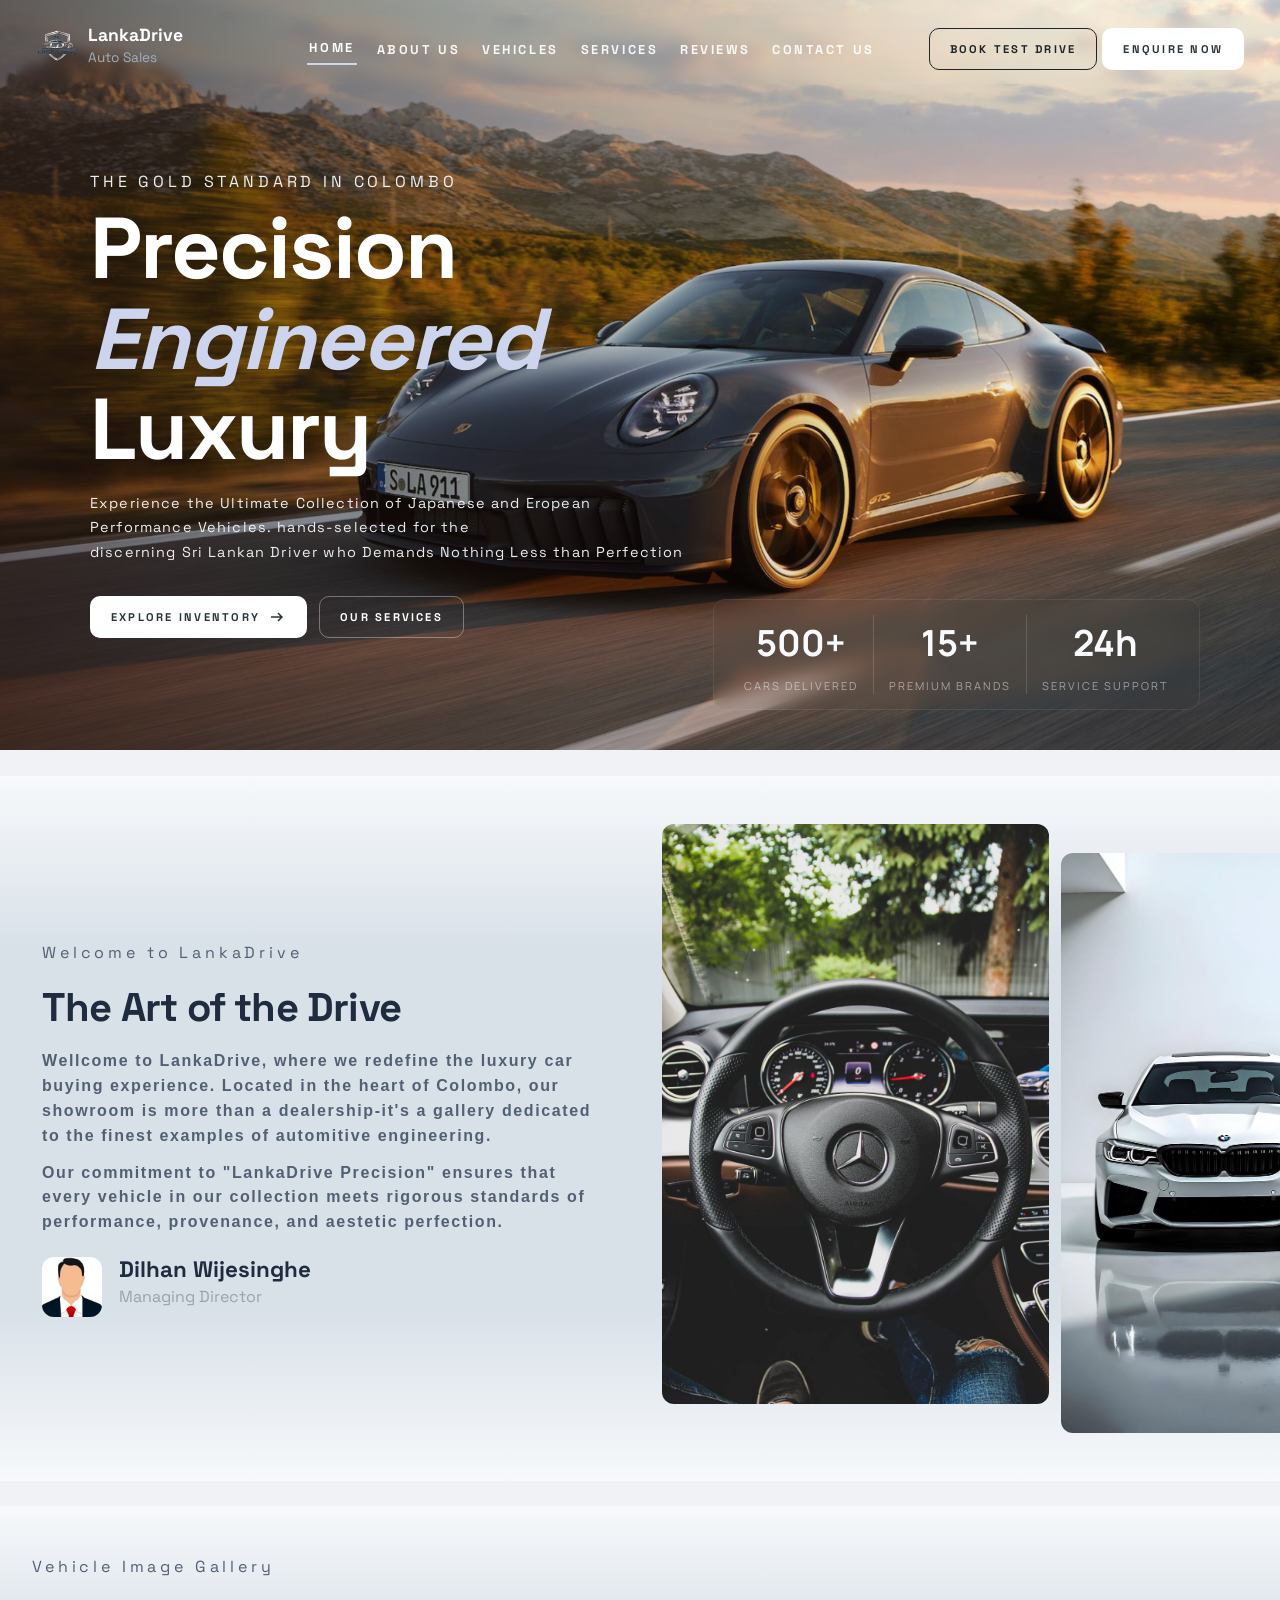
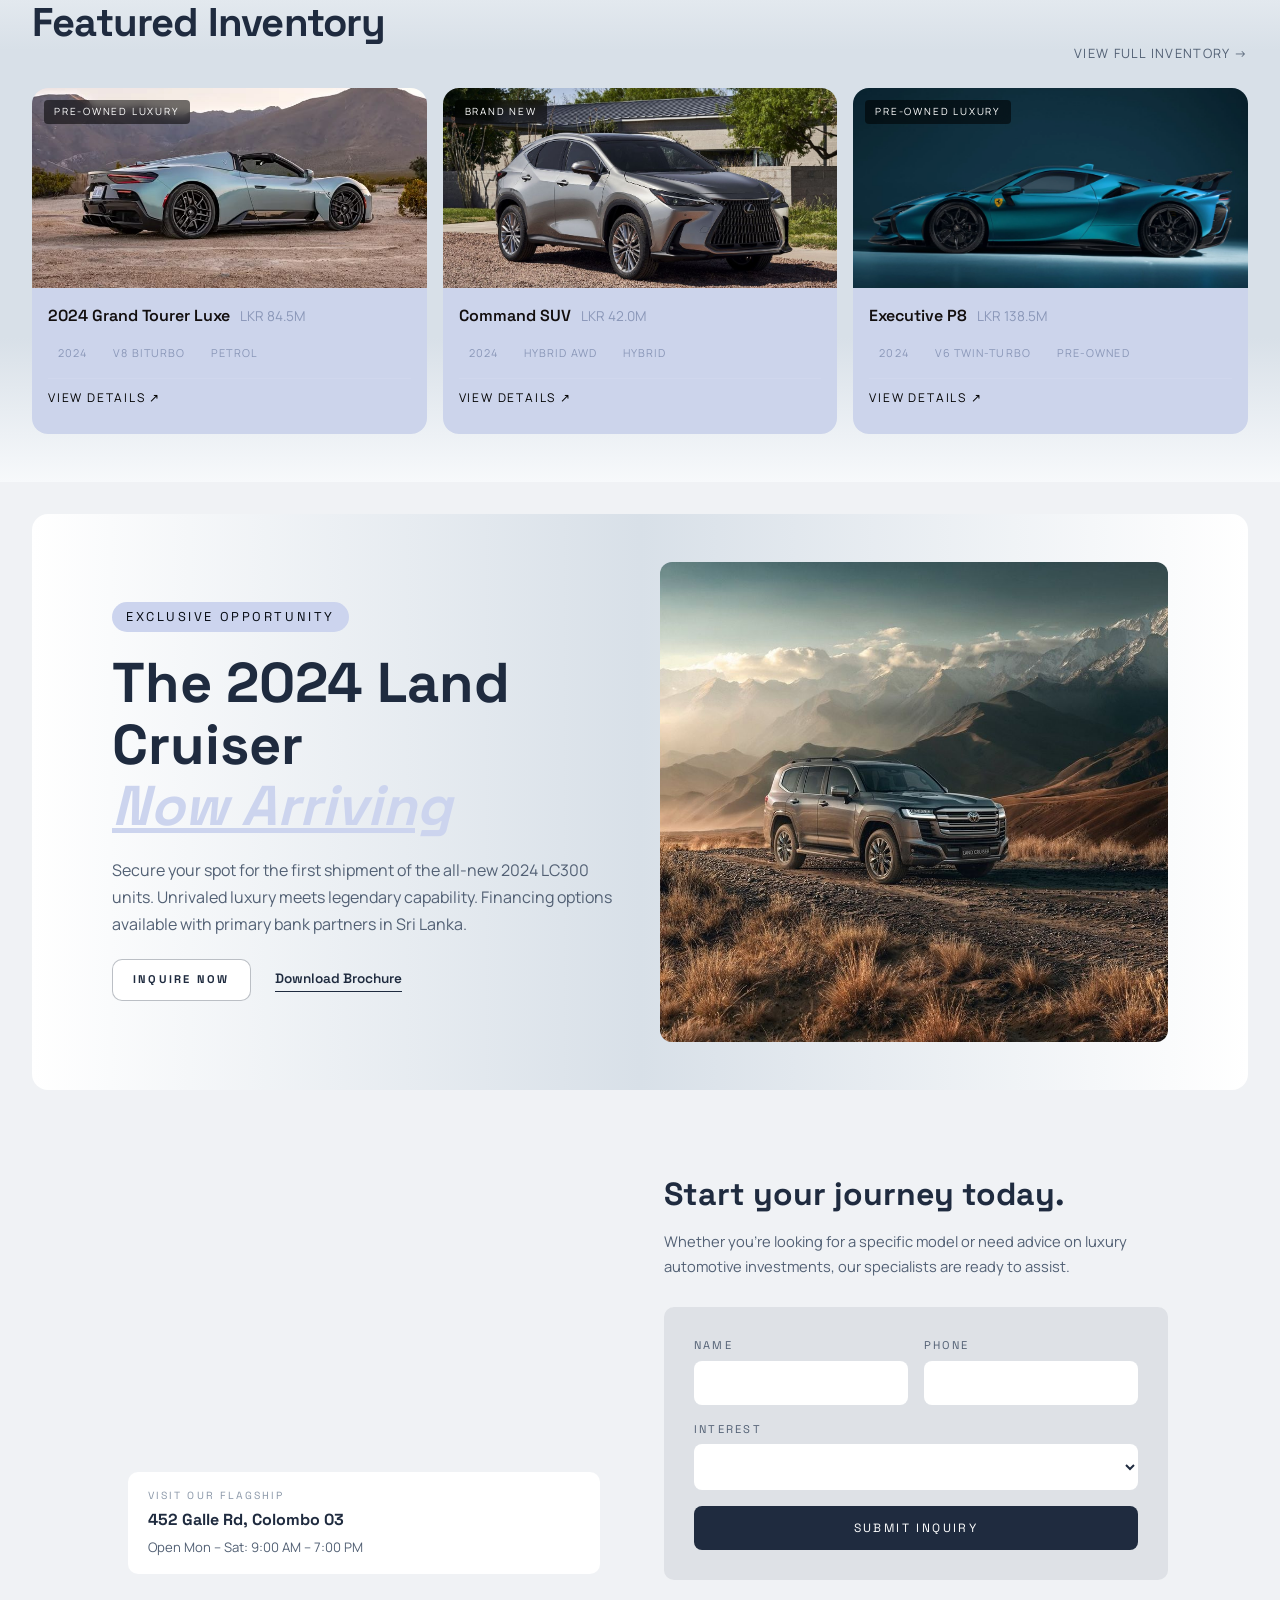
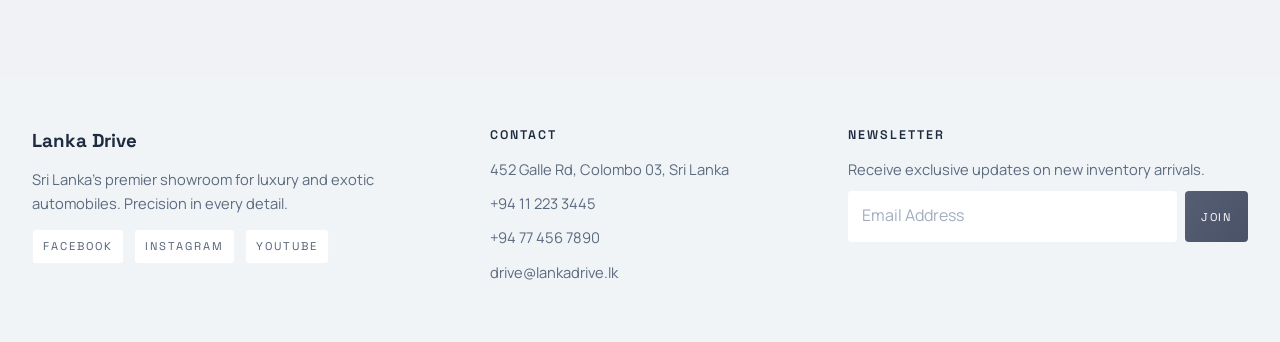
<file: index.html>
<!DOCTYPE html>
<html lang="en">
<!-- ============================================
     LankaDrive Auto Sales - Home Page
     Company: LankaDrive Auto Sales (Pvt) Ltd
     Purpose: Homepage showcasing featured vehicles and company services
     ============================================ -->

<head>
    <!-- Meta Tags - Character encoding and viewport for responsive design -->
    <meta charset="UTF-8">
    <meta name="viewport" content="width=device-width, initial-scale=1.0">

    <!-- Favicon -->
    <link rel="icon" type="image/png" href="Assets/image/logo101.png" sizes="32x32">

    <!-- Stylesheets - Global and page-specific styles -->
    <link rel="stylesheet" href="css/Style.css">
    <link rel="stylesheet" href="css/navbar.css">
    <link rel="stylesheet" href="css/footer.css">
    <link rel="stylesheet" href="css/index.css">

    <title>Lanka Drive - Premium Vehicle Sales</title>
</head>

<body>
    <!-- ========== SITE HEADER / NAVIGATION ========== -->
    <!-- Fixed navigation bar with logo, menu, and action buttons -->
    <header class="site-header">
        <!-- Brand Logo and Company Name -->
        <div class="header-brand">
            <a href="index.html" class="brand-link">
                <img src="Assets/image/logo101.png" alt="LankaDrive Auto Sales logo" class="brand-logo">
                <span class="brand-name">LankaDrive<br><span class="brand-sub">Auto Sales</span></span>
            </a>
        </div>

        <!-- Mobile Navigation Toggle -->
        <input type="checkbox" id="nav-toggle" hidden>
        <label for="nav-toggle" class="nav-hamburger" aria-label="Toggle navigation">&#9776;</label>

        <!-- Main Navigation Links -->
        <nav class="main-nav" aria-label="Main navigation">
            <a href="index.html" aria-current="page">Home</a>
            <a href="about.html">About Us</a>
            <a href="vehicles.html">Vehicles</a>
            <a href="services.html">Services</a>
            <a href="reviews.html">Reviews</a>
            <a href="contact.html">Contact Us</a>
        </nav>

        <!-- Header Action Buttons -->
        <div class="header-btn">
            <a href="contact.html" class="btn-secondary">Book Test Drive</a>
            <a href="#" class="btn-primary">Enquire Now</a>
        </div>
    </header>

    <!-- ========== HERO SECTION ========== -->
    <!-- Large banner with background image, headline, and call-to-action -->
    <section class="Hero" aria-label="Hero banner">
        <img class="Hero-image" src="Assets/image/porsche-911.jpg" alt="Hero-Img">
        <div class="hero-content">
            <p class="hero-paragraph p1">The Gold Standard in colombo</p>
            <h1>Precision <span>Engineered</span> Luxury</h1>
            <p class="hero-paragraph p2">Experience the Ultimate Collection of Japanese and Eropean <br>
                Performance Vehicles. hands-selected for the<br> discerning Sri Lankan
                Driver who Demands Nothing Less than Perfection</p>

            <!-- Call-to-Action Buttons -->
            <div class="hero-actions">
                <button class="btn-primary">Explore Inventory
                    <img src="Assets/icons/arrow_right_alt_24dp_E3E3E3_FILL0_wght400_GRAD0_opsz24.svg" alt=""
                        class="default-img">
                    <img src="Assets/icons/arrow_right_alt_24dp_FFFFFF_FILL0_wght400_GRAD0_opsz24.svg"
                        class="hover-img">
                </button>
                <button class="btn-therd">Our Services</button>
            </div>
        </div>

        <!-- Statistics Bar - Key metrics -->
        <div class="stats-bar">
            <div class="stat-item">
                <h2 class="stat-number">500+</h2>
                <p class="stat-label">Cars Delivered</p>
            </div>
            <div class="stat-item">
                <h2 class="stat-number">15+</h2>
                <p class="stat-label">Premium Brands</p>
            </div>
            <div class="stat-item">
                <h2 class="stat-number">24h</h2>
                <p class="stat-label">Service Support</p>
            </div>
        </div>
    </section>

    <!-- ========== MAIN CONTENT ========== -->
    <main>
        <!-- ========== INTRO SECTION ========== -->
        <!-- Company introduction with description and imagery -->
        <section class="section section-surface section-intro">
            <!-- Left Content - Company Description -->
            <div class="section-content">
                <span class="section-label">Welcome to LankaDrive</span>
                <h1 class="section-title">The Art of the Drive</h1>
                <p class="section-label section-paragraph">Wellcome to LankaDrive, where we redefine the luxury car
                    buying experience.
                    Located in the heart of Colombo, our showroom is more than a dealership-it's
                    a gallery dedicated to the finest examples of automitive engineering.</p>
                <p class="section-label section-paragraph">Our commitment to "LankaDrive Precision" ensures that every
                    vehicle
                    in our collection meets rigorous standards of performance,
                    provenance, and aestetic perfection.</p>

                <!-- Profile Section -->
                <div class="profile-bar">
                    <img src="Assets/image/profile image.jpg" alt="Profile" class="profile-img">
                    <div class="profile-item">
                        <h2>Dilhan Wijesinghe</h2>
                        <p>Managing Director</p>
                    </div>
                </div>
            </div>

            <!-- Right Content - Images -->
            <div class="section-image">
                <img src="Assets/image/steering weel.jpg" alt="Image-01" class="img-01">
                <img src="Assets/image/car-front.jpg" alt="Image-02" class="img-02">
            </div>
        </section>

        <!-- ========== FEATURED INVENTORY SECTION ========== -->
        <!-- Vehicle Image Gallery - Featured vehicles with details -->
        <section class="section section-surface section-featured ">
            <!-- Section Header -->
            <div class="featured-header">
                <div>
                    <span class="section-label">Vehicle Image Gallery</span>
                    <h2 class="section-title">Featured Inventory</h2>
                </div>
                <a href="vehicles.html" class="view-all-link">View Full Inventory →</a>
            </div>

            <!-- Featured Vehicles Grid -->
            <div class="featured-grid">
                <!-- Vehicle Card 1 -->
                <div class="feat-card">
                    <span class="feat-badge">Pre-Owned Luxury</span>
                    <img src="Assets/image/img01.jpg" alt="2024 Grand Tourer Luxe">
                    <div class="feat-card-body">
                        <div class="feat-card-top">
                            <h3 class="feat-card-name">2024 Grand Tourer Luxe</h3>
                            <span class="feat-card-price">LKR 84.5M</span>
                        </div>
                        <div class="feat-chip-row">
                            <span class="feat-chip">2024</span>
                            <span class="feat-chip">V8 Biturbo</span>
                            <span class="feat-chip">Petrol</span>
                        </div>
                        <a href="vehicles.html" class="feat-card-btn">View Details ↗</a>
                    </div>
                </div>

                <!-- Vehicle Card 2 -->
                <div class="feat-card">
                    <span class="feat-badge">Brand New</span>
                    <img src="Assets/image/lexus_01.jpg" alt="Command SUV">
                    <div class="feat-card-body">
                        <div class="feat-card-top">
                            <h3 class="feat-card-name">Command SUV</h3>
                            <span class="feat-card-price">LKR 42.0M</span>
                        </div>
                        <div class="feat-chip-row">
                            <span class="feat-chip">2024</span>
                            <span class="feat-chip">Hybrid AWD</span>
                            <span class="feat-chip">Hybrid</span>
                        </div>
                        <a href="vehicles.html" class="feat-card-btn">View Details ↗</a>
                    </div>
                </div>

                <!-- Vehicle Card 3 -->
                <div class="feat-card">
                    <span class="feat-badge">Pre-Owned Luxury</span>
                    <img src="Assets/image/ferarri-hero.png" alt="Executive P8">
                    <div class="feat-card-body">
                        <div class="feat-card-top">
                            <h3 class="feat-card-name">Executive P8</h3>
                            <span class="feat-card-price">LKR 138.5M</span>
                        </div>
                        <div class="feat-chip-row">
                            <span class="feat-chip">2024</span>
                            <span class="feat-chip">V6 twin-turbo</span>
                            <span class="feat-chip">Pre-Owned</span>
                        </div>
                        <a href="vehicles.html" class="feat-card-btn">View Details ↗</a>
                    </div>
                </div>

            </div>
        </section>

        <!-- ========== PROMOTIONAL SECTION ========== -->
        <!-- Special offer highlighting new vehicle arrival -->
        <section class="promo-section">
            <!-- Promo Text Content -->
            <div class="promo-content">
                <span class="promo-badge">Exclusive Opportunity</span>
                <h2 class="promo-title">The 2024 Land Cruiser<br><span>Now Arriving</span></h2>
                <p class="promo-text">Secure your spot for the first shipment of the all-new 2024
                    LC300 units. Unrivaled luxury meets legendary capability.
                    Financing options available with primary bank partners in Sri Lanka.</p>

                <!-- Promo Action Buttons -->
                <div class="promo-actions">
                    <a class="btn-primary" href="contact.html">Inquire Now</a>
                    <a href="Assets/LC250-Prado-E-Brochure.pdf" class="promo-link"
                        download="LC250-Prado-E-Brochure.pdf">Download Brochure</a>
                </div>
            </div>

            <!-- Promo Image -->
            <div class="promo-image">
                <img src="Assets/image/land-crucer.jpg" alt="2024 Land Cruiser">
            </div>
        </section>

        <!-- ========== MAP & LOCATION SECTION ========== -->
        <!-- Contact location with embedded map and quick inquiry form -->
        <section class="map-section">
            <!-- Google Map Embed -->
            <div class="map-container">
                <iframe
                    src="https://www.google.com/maps/embed?pb=!1m14!1m12!1m3!1d15842.804691916443!2d79.86330542806779!3d6.926278575695923!2m3!1f0!2f0!3f0!3m2!1i1024!2i768!4f13.1!5e0!3m2!1sen!2slk!4v1774868641482!5m2!1sen!2slk"
                    width="100%" height="100%" style="border: 0;" allowfullscreen="" loading="lazy"
                    referrerpolicy="no-referrer-when-downgrade">
                </iframe>

                <!-- Address Card Overlay -->
                <div class="map-address-card">
                    <span class="map-address-label">Visit Our Flagship</span>
                    <h3>452 Galle Rd, Colombo 03</h3>
                    <p>Open Mon – Sat: 9:00 AM – 7:00 PM</p>
                </div>
            </div>

            <!-- Map Right Section - Call-to-Action and Quick Form -->
            <div class="map-right">
                <!-- CTA Text -->
                <div class="data-content">
                    <h2 class="data-title">Start your journey today.</h2>
                    <p class="data-text">Whether you're looking for a specific model or need advice on luxury
                        automotive investments, our specialists are ready to assist.</p>
                </div>

                <!-- Quick Inquiry Form -->
                <form action="#" method="get" class="map-form">
                    <!-- Name and Phone Row -->
                    <div class="map-form-row">
                        <div class="input-wrap">
                            <label for="name">Name</label>
                            <input type="text" id="name">
                        </div>
                        <div class="input-wrap">
                            <label for="phone">Phone</label>
                            <input type="tel" id="phone">
                        </div>
                    </div>

                    <!-- Vehicle Interest Dropdown -->
                    <div class="input-wrap">
                        <label for="interest">Interest</label>
                        <select id="interest" name="interest">
                            <option value="" class="placeholder"></option>
                            <option value="ferrari">Ferrari</option>
                            <option value="bmw">BMW</option>
                            <option value="porsche">Porsche</option>
                            <option value="pagani">Pagani</option>
                            <option value="ford">Ford</option>
                        </select>
                    </div>

                    <!-- Submit Button -->
                    <button type="submit">Submit Inquiry</button>
                </form>
            </div>

        </section>
    </main>

    <!-- ========== SITE FOOTER ========== -->
    <!-- Footer with company info, contact details, social links, and newsletter subscription -->
    <footer class="site-footer">
        <div class="footer-inner">
            <!-- Footer Brand Section -->
            <div class="footer-brand">
                <h3>Lanka Drive</h3>
                <p>Sri Lanka's premier showroom for luxury and exotic automobiles. Precision in every detail.</p>

                <!-- Social Media Links -->
                <div class="social-links">
                    <a href="https://facebook.com" target="_blank" rel="noopener noreferrer">Facebook</a>
                    <a href="https://instagram.com" target="_blank" rel="noopener noreferrer">Instagram</a>
                    <a href="https://youtube.com" target="_blank" rel="noopener noreferrer">YouTube</a>
                </div>
            </div>

            <!-- Contact Information -->
            <div class="footer-contact">
                <h4>Contact</h4>
                <p>452 Galle Rd, Colombo 03, Sri Lanka</p>
                <p>+94 11 223 3445</p>
                <p>+94 77 456 7890</p>
                <p>drive@lankadrive.lk</p>
            </div>

            <!-- Newsletter Subscription -->
            <div class="footer-newsletter">
                <h4>Newsletter</h4>
                <p>Receive exclusive updates on new inventory arrivals.</p>
                <form action="#" method="post" class="newsletter-form">
                    <input type="email" name="email" placeholder="Email Address" required>
                    <button type="submit">Join</button>
                </form>
            </div>
        </div>
    </footer>
</body>

</html>
</file>
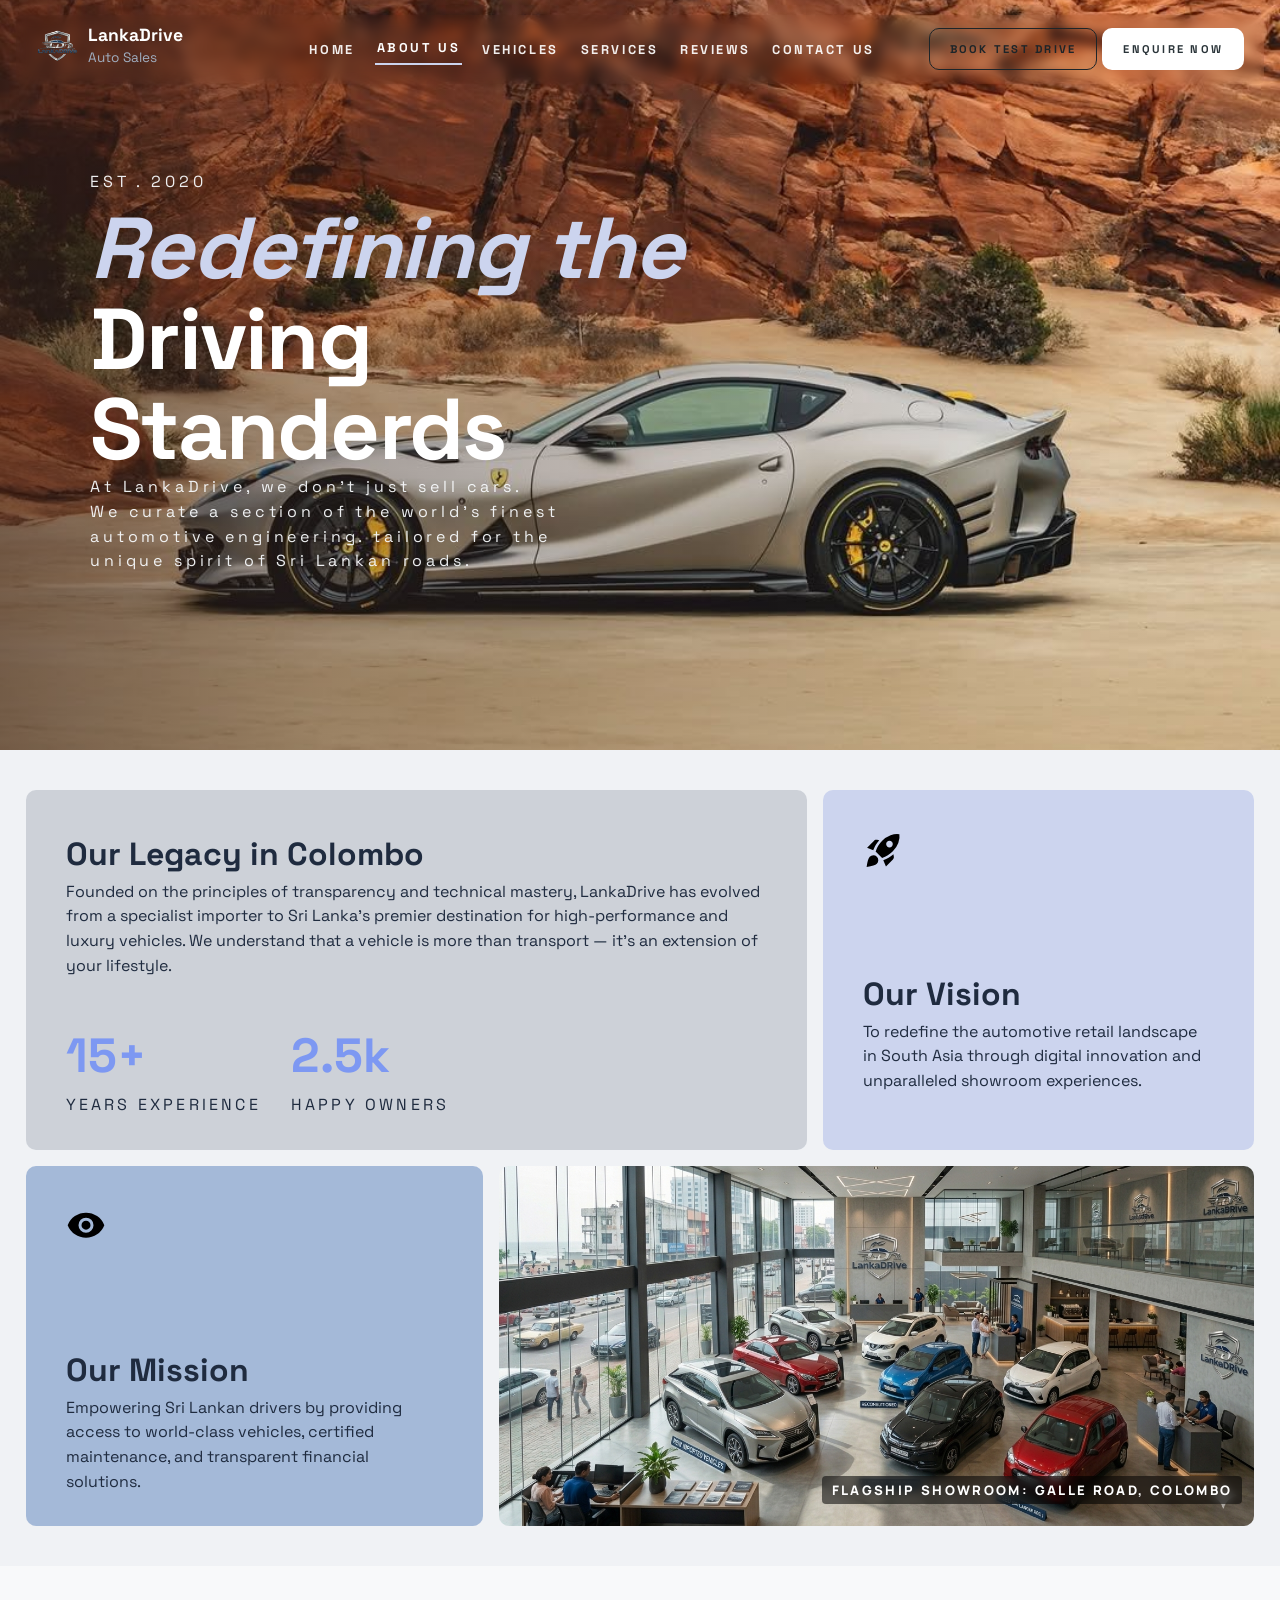
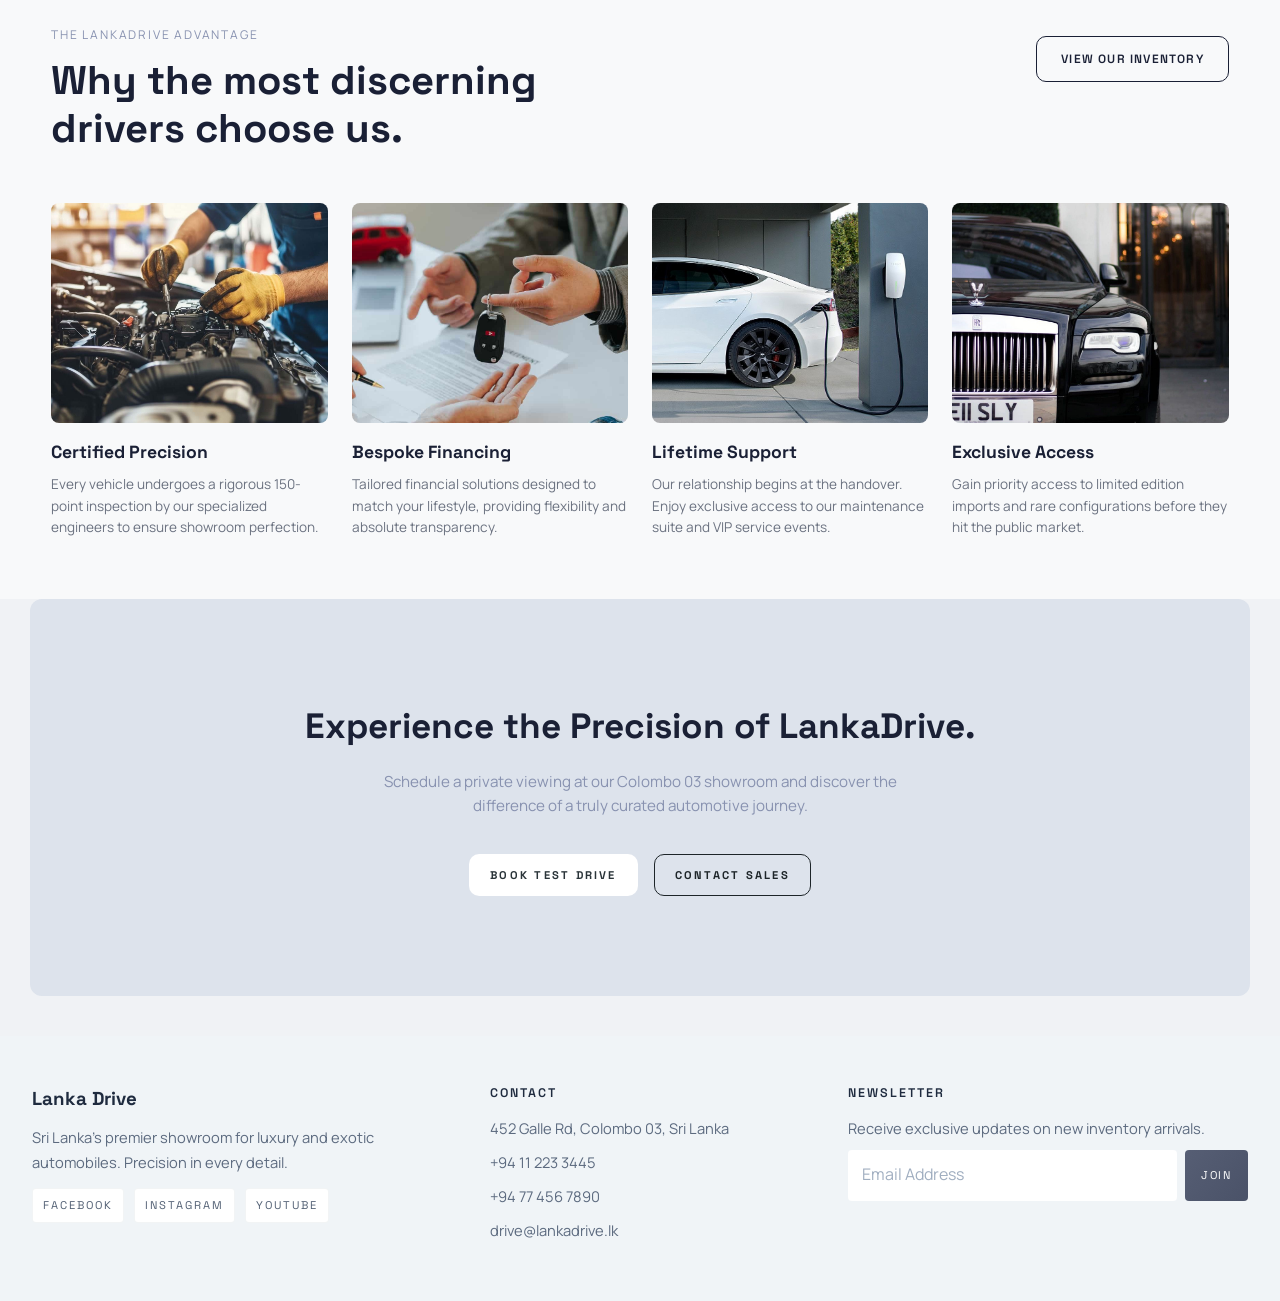
<file: about.html>
<!DOCTYPE html>
<html lang="en">
<!-- ============================================
     LankaDrive Auto Sales - About Us Page
     Purpose: Company background, mission, vision, and value proposition
     ============================================ -->

<head>
    <!-- Meta Tags -->
    <meta charset="UTF-8">
    <meta name="viewport" content="width=device-width, initial-scale=1.0">
    
    <!-- Favicon -->
    <link rel="icon" type="image/png" href="Assets/image/logo101.png" sizes="32x32">
    
    <!-- Stylesheets -->
    <link rel="stylesheet" href="css/Style.css">
    <link rel="stylesheet" href="css/navbar.css">
    <link rel="stylesheet" href="css/footer.css">
    <link rel="stylesheet" href="css/about.css">
    
    <title>About Us - LankaDrive Auto Sales</title>
</head>

<body>
    <!-- ========== SITE HEADER ========== -->
    <header class="site-header">
        <div class="header-brand">
            <a href="index.html" class="brand-link">
                <img src="Assets/image/logo101.png" alt="LankaDrive Auto Sales logo" class="brand-logo">
                <span class="brand-name">LankaDrive<br><span class="brand-sub">Auto Sales</span></span>
            </a>
        </div>

        <input type="checkbox" id="nav-toggle" hidden>
        <label for="nav-toggle" class="nav-hamburger" aria-label="Toggle navigation">&#9776;</label>

        <nav class="main-nav" aria-label="Main navigation">
            <a href="index.html">Home</a>
            <a href="about.html" aria-current="page">About Us</a>
            <a href="vehicles.html">Vehicles</a>
            <a href="services.html">Services</a>
            <a href="reviews.html">Reviews</a>
            <a href="contact.html">Contact Us</a>
        </nav>
        <div class="header-btn">
            <a href="contact.html" class="btn-secondary">Book Test Drive</a>
            <a href="#" class="btn-primary">Enquire Now</a>
        </div>
    </header>

    <!-- Hero Section -->
    <section class="Hero" aria-label="Hero banner">
        <img class="Hero-image" src="Assets/image/ferarri-hero.jpg" alt="Hero-Img">
        <div class="hero-content">
            <p class="hero-paragraph p1">EST . 2020</p>
            <h1><span>Redefining the</span> Driving Standerds</span></h1>
            <p class="hero-paragraph p3">At LankaDrive, we don't just sell cars.<br>We curate a section of
                the world's finest <br>automotive engineering. tailored for the <br>
                unique spirit of Sri Lankan roads.</p>
        </div>
    </section>

    <!-- Main Content -->
    <main>
        <!-- About page-specific content can be added here. -->
        <section class="about-section-card">
            <div class="card-row-one">
                <div class="about-card card-one">
                    <h1>Our Legacy in Colombo</h1>
                    <p>Founded on the principles of transparency and technical mastery,
                        LankaDrive has evolved from a specialist importer to Sri Lanka's
                        premier destination for high-performance and luxury vehicles.
                        We understand that a vehicle is more than transport — it's an
                        extension of your lifestyle.</p>
                    <div class="stats-bar">
                        <div class="stat-item">
                            <h2 class="stat-number">15+</h2>
                            <p class="stat-label">YEARS EXPERIENCE</p>
                        </div>
                        <div class="stat-item">
                            <h2 class="stat-number">2.5k</h2>
                            <p class="stat-label">HAPPY OWNERS</p>
                        </div>
                    </div>
                </div>
                <div class="about-card vision-card">
                    <img src="Assets/icons/rocket_launch_30dp_E3E3E3_FILL1_wght400_GRAD0_opsz24.svg" alt=""
                        class="icon">
                    <h1>Our Vision</h1>
                    <p>To redefine the automotive retail landscape in South
                        Asia through digital innovation and unparalleled showroom experiences.</p>
                </div>
            </div>
            <div class="card-row-two">
                <div class="about-card mission-card">
                    <img src="Assets/icons/visibility_30dp_E3E3E3_FILL1_wght400_GRAD0_opsz24.svg" alt="" class="icon">
                    <h1>Our Mission</h1>
                    <p>Empowering Sri Lankan drivers by providing access to world-class
                        vehicles, certified maintenance, and transparent financial solutions.</p>
                </div>
                <div class="about-card">
                    <img src="Assets/image/showroom.png" alt="" class="showroom">
                    <span class="card-badge">Flagship Showroom: Galle Road, Colombo</span>
                </div>
            </div>
        </section>
        <section class="why-section">
            <div class="why-header">
                <div class="why-header-left">
                    <p class="why-label">THE LANKADRIVE ADVANTAGE</p>
                    <h2>Why the most discerning drivers choose us.</h2>
                </div>
                <button class="why-btn">VIEW OUR INVENTORY</button>
            </div>

            <div class="why-grid">
                <div class="why-card">
                    <img src="Assets/image/presition.jpg" alt="Certified Precision">
                    <h3>Certified Precision</h3>
                    <p>Every vehicle undergoes a rigorous 150-point inspection by our specialized engineers to ensure
                        showroom perfection.</p>
                </div>
                <div class="why-card">
                    <img src="Assets/image/financing.jpg" alt="Bespoke Financing">
                    <h3>Bespoke Financing</h3>
                    <p>Tailored financial solutions designed to match your lifestyle, providing flexibility and absolute
                        transparency.</p>
                </div>
                <div class="why-card">
                    <img src="Assets/image/support.jpg" alt="Lifetime Support">
                    <h3>Lifetime Support</h3>
                    <p>Our relationship begins at the handover. Enjoy exclusive access to our maintenance suite and VIP
                        service events.</p>
                </div>
                <div class="why-card">
                    <img src="Assets/image/exclusive.jpg" alt="Exclusive Access">
                    <h3>Exclusive Access</h3>
                    <p>Gain priority access to limited edition imports and rare configurations before they hit the
                        public market.</p>
                </div>
            </div>
        </section>
        <section class="precision-section">
    <h2>Experience the Precision of LankaDrive.</h2>
    <p>Schedule a private viewing at our Colombo 03 showroom and discover the difference of a truly curated automotive journey.</p>
    <div class="precision-btns">
        <button class="btn-primary">BOOK TEST DRIVE</button>
        <button class="btn-secondary btn-presition">CONTACT SALES</button>
    </div>
</section>
    </main>

    <!-- Site Footer -->
    <footer class="site-footer">
        <div class="footer-inner">
            <div class="footer-brand">
                <h3>Lanka Drive</h3>
                <p>Sri Lanka's premier showroom for luxury and exotic automobiles. Precision in every detail.</p>
                <div class="social-links">
                    <a href="https://facebook.com" target="_blank" rel="noopener noreferrer">Facebook</a>
                    <a href="https://instagram.com" target="_blank" rel="noopener noreferrer">Instagram</a>
                    <a href="https://youtube.com" target="_blank" rel="noopener noreferrer">YouTube</a>
                </div>
            </div>

            <div class="footer-contact">
                <h4>Contact</h4>
                <p>452 Galle Rd, Colombo 03, Sri Lanka</p>
                <p>+94 11 223 3445</p>
                <p>+94 77 456 7890</p>
                <p>drive@lankadrive.lk</p>
            </div>

            <div class="footer-newsletter">
                <h4>Newsletter</h4>
                <p>Receive exclusive updates on new inventory arrivals.</p>
                <form action="#" method="post" class="newsletter-form">
                    <input type="email" name="email" placeholder="Email Address" required>
                    <button type="submit">Join</button>
                </form>
            </div>
        </div>
    </footer>
</body>

</html>
</file>
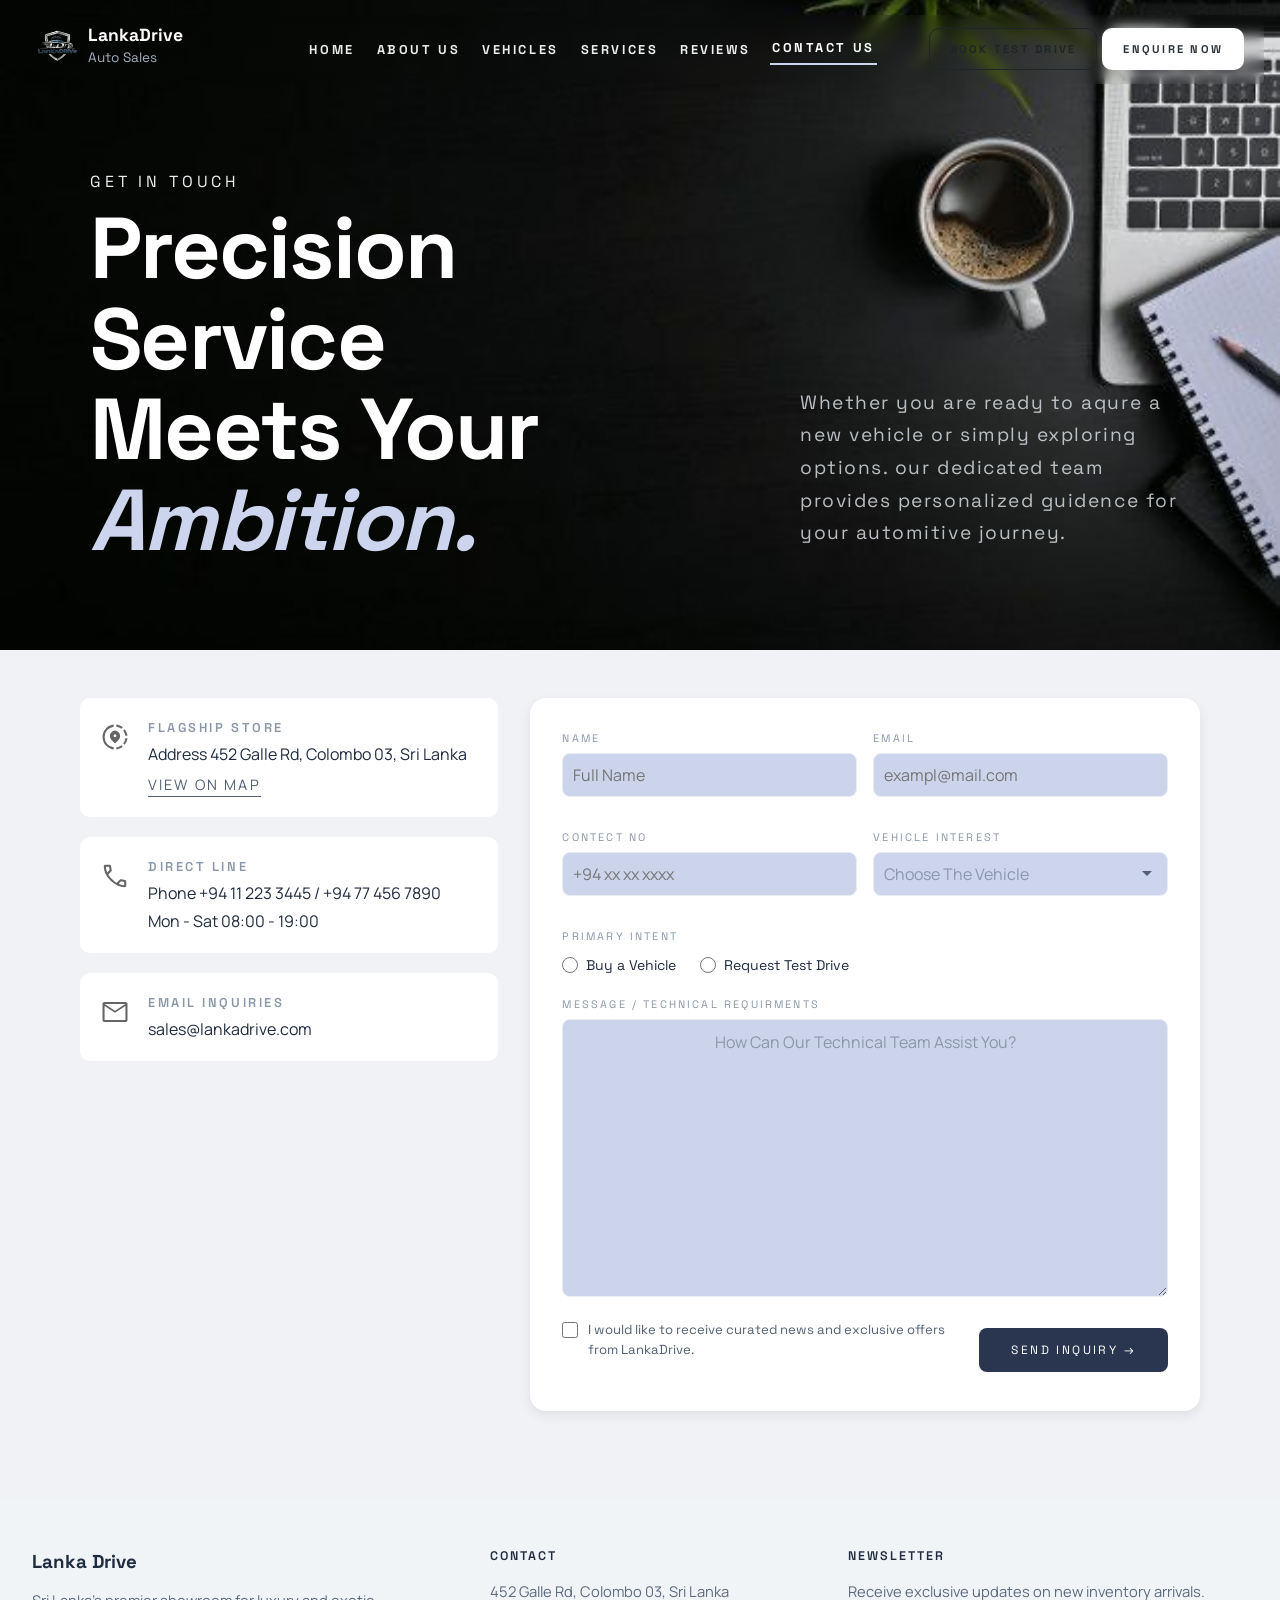
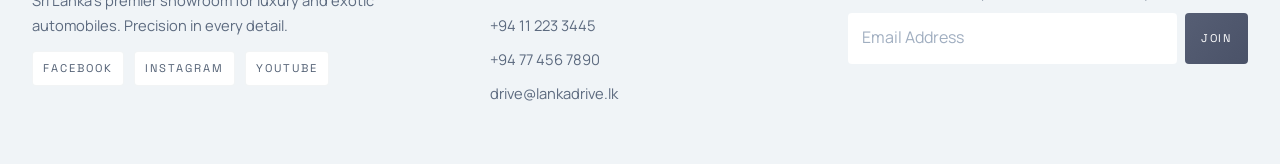
<file: contact.html>
<!DOCTYPE html>
<html lang="en">
<!-- ============================================
     LankaDrive Auto Sales - Contact Us Page
     Purpose: Provide contact information and inquiry form
     ============================================ -->

<head>
    <!-- Meta Tags -->
    <meta charset="UTF-8">
    <meta name="viewport" content="width=device-width, initial-scale=1.0">
    
    <!-- Favicon -->
    <link rel="icon" type="image/png" href="Assets/image/logo101.png" sizes="32x32">
    
    <!-- Stylesheets -->
    <link rel="stylesheet" href="css/Style.css">
    <link rel="stylesheet" href="css/navbar.css">
    <link rel="stylesheet" href="css/footer.css">
    <link rel="stylesheet" href="css/contact.css">
    
    <title>Contact Us - LankaDrive Auto Sales</title>
</head>

<body>
    <!-- Site Header -->
    <header class="site-header">
        <div class="header-brand">
            <a href="index.html" class="brand-link">
                <img src="Assets/image/logo101.png" alt="LankaDrive Auto Sales logo" class="brand-logo">
                <span class="brand-name">LankaDrive<br><span class="brand-sub">Auto Sales</span></span>
            </a>
        </div>

        <input type="checkbox" id="nav-toggle" hidden>
        <label for="nav-toggle" class="nav-hamburger" aria-label="Toggle navigation">&#9776;</label>

        <nav class="main-nav" aria-label="Main navigation">
            <a href="index.html">Home</a>
            <a href="about.html">About Us</a>
            <a href="vehicles.html">Vehicles</a>
            <a href="services.html">Services</a>
            <a href="reviews.html">Reviews</a>
            <a href="contact.html" aria-current="page">Contact Us</a>
        </nav>
        <div class="header-btn">
            <a href="contact.html" class="btn-secondary">Book Test Drive</a>
            <a href="#" class="btn-primary">Enquire Now</a>
        </div>
    </header>

    <!-- Hero Section -->
    <section class="hero" aria-label="Hero banner">
        <img class="hero-image" src="Assets/image/contect.jpg" alt="Hero-Img">
        <div class="hero-content">
            <p class="hero-paragraph p1">Get in Touch</p>
            <h1>Precision Service<br> Meets Your <span>Ambition.</span></h1>
        </div>
        <p class="hero-paragraph hero-right-text">Whether you are ready to aqure a new vehicle or simply exploring
            options.
            our dedicated team provides personalized guidence for your automitive journey.
        </p>
    </section>

    <!-- ========== MAIN CONTENT ========== -->
    <main>
        <!-- ========== CONTACT SECTION ========== -->
        <!-- Contact information wrapper -->
        <div class="contact-wrapper">
            <!-- Contact Information Cards -->
            <section class="contect">
                <div class="contect-bar">
                    <img src="Assets/icons/location_chip_24dp_000000_FILL0_wght400_GRAD0_opsz24.svg" alt="Location-img">
                    <div class="contect-item">
                        <h3>Flagship Store</h3>
                        <p>Address 452 Galle Rd, Colombo 03, Sri Lanka</p>
                        <a href="">VIEW ON MAP</a>
                    </div>
                </div>
                <div class="contect-bar">
                    <img src="Assets/icons/call_32dp_000000_FILL0_wght400_GRAD0_opsz40.svg" alt="call">
                    <div class="contect-item">
                        <h3>Direct Line</h3>
                        <p>Phone +94 11 223 3445 / +94 77 456 7890</p>
                        <p>Mon - Sat 08:00 - 19:00</p>
                    </div>
                </div>
                <div class="contect-bar">
                    <img src="Assets/icons/mail_32dp_000000_FILL0_wght400_GRAD0_opsz40.svg" alt="email">
                    <div class="contect-item">
                        <h3>Email Inquiries</h3>
                        <p>sales@lankadrive.com</p>
                    </div>
                </div>
            </section>

            <!-- ========== INQUIRY FORM SECTION ========== -->
            <!-- Customer inquiry and contact form -->
            <section class="contect-form">
                <form action="#" method="get" class="contect-form">
                    <div class="contect-form-row">
                        <div class="input-wrap">
                            <label for="name">Name</label>
                            <input type="text" id="name" placeholder="Full Name">
                        </div>
                        <div class="input-wrap">
                            <label for="email">Email</label>
                            <input type="email" id="email" placeholder="exampl@mail.com">
                        </div>
                    </div>
                    <div class="contect-form-row">
                        <div class="input-wrap">
                            <label for="contectNo">Contect No</label>
                            <input type="tel" id="contectNo" placeholder="+94 xx xx xxxx">
                        </div>
                        <div class="input-wrap">
                            <label for="interest">Vehicle Interest</label>
                            <select id="interest" name="interest">
                                <option value="" disabled selected id="placeholder">Choose The Vehicle</option>
                                <option value="ferrari">Ferrari</option>
                                <option value="bmw">BMW</option>
                                <option value="porsche">Porsche</option>
                                <option value="pagani">Pagani</option>
                                <option value="ford">Ford</option>
                            </select>
                        </div>
                    </div>
                    <div class="input-wrap">
                        <label>Primary Intent</label>
                        <div class="radio-group">
                            <label>
                                <input type="radio" name="intent" value="purchase">
                                Buy a Vehicle
                            </label>
                            <label>
                                <input type="radio" name="intent" value="testdrive">
                                Request Test Drive
                            </label>
                        </div>
                    </div>
                    <div class="input-wrap">
                        <label for="msg">Message / Technical Requirments</label>
                        <div>
                            <textarea name="msg" id="msg" rows="10" placeholder="How Can Our Technical Team Assist You?"
                                cols="50"></textarea>
                        </div>
                    </div>
                    <div class="contect-form-bottom">
                        <div class="checkbox-wrap">
                            <input type="checkbox" id="newsletter" name="newsletter">
                            <label for="newsletter">I would like to receive curated news and exclusive offers from
                                LankaDrive.</label>
                        </div>
                        <button type="submit">Send Inquiry →</button>
                    </div>
                </form>
            </section>
        </div>
    </main>

    <!-- Site Footer -->
    <footer class="site-footer">
        <div class="footer-inner">
            <div class="footer-brand">
                <h3>Lanka Drive</h3>
                <p>Sri Lanka's premier showroom for luxury and exotic automobiles. Precision in every detail.</p>
                <div class="social-links">
                    <a href="https://facebook.com" target="_blank" rel="noopener noreferrer">Facebook</a>
                    <a href="https://instagram.com" target="_blank" rel="noopener noreferrer">Instagram</a>
                    <a href="https://youtube.com" target="_blank" rel="noopener noreferrer">YouTube</a>
                </div>
            </div>

            <div class="footer-contact">
                <h4>Contact</h4>
                <p>452 Galle Rd, Colombo 03, Sri Lanka</p>
                <p>+94 11 223 3445</p>
                <p>+94 77 456 7890</p>
                <p>drive@lankadrive.lk</p>
            </div>

            <div class="footer-newsletter">
                <h4>Newsletter</h4>
                <p>Receive exclusive updates on new inventory arrivals.</p>
                <form action="#" method="post" class="newsletter-form">
                    <input type="email" name="email" placeholder="Email Address" required>
                    <button type="submit">Join</button>
                </form>
            </div>
        </div>
    </footer>
</body>

</html>
</file>
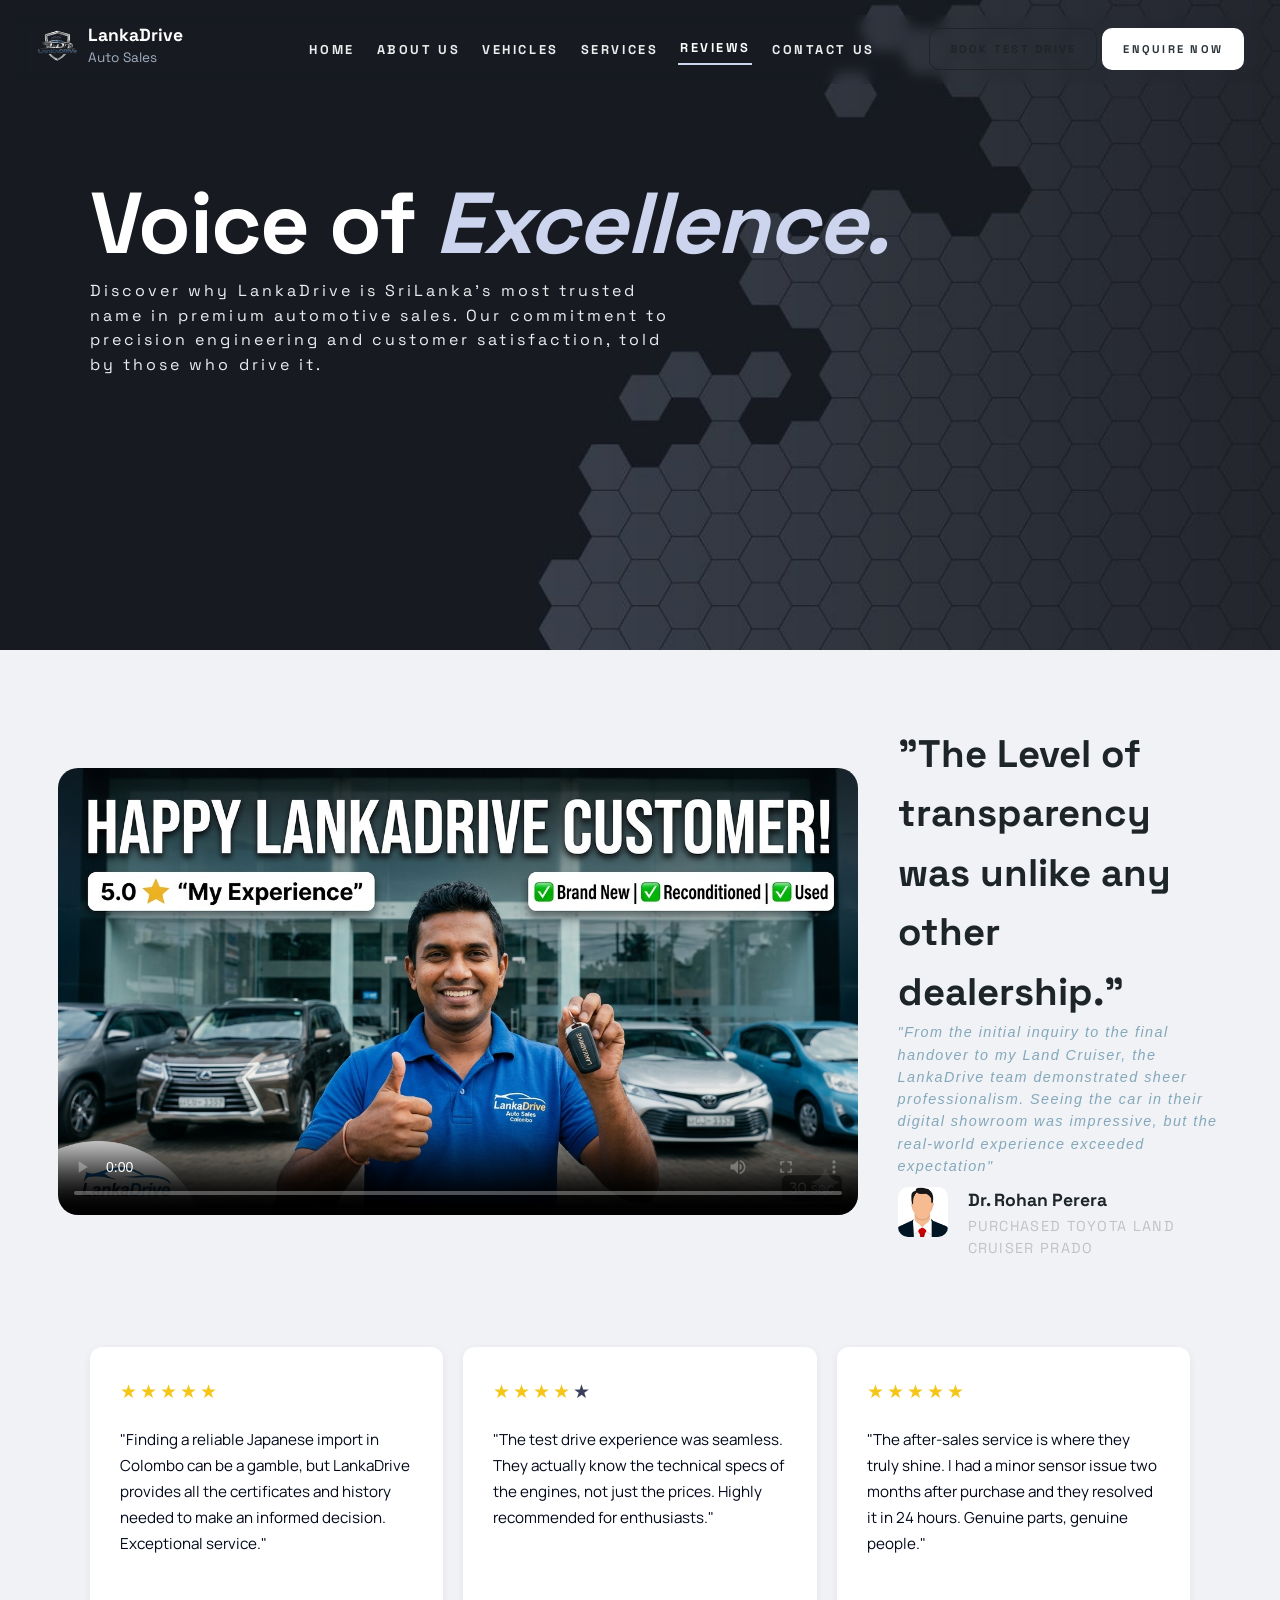
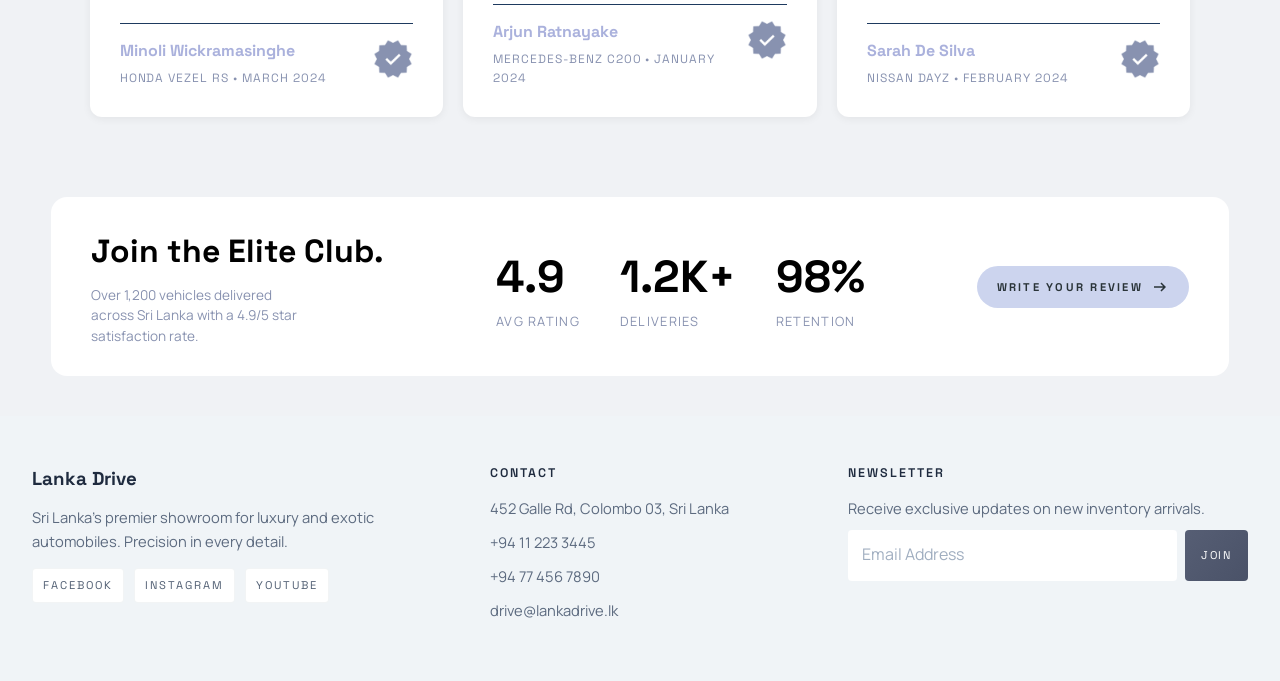
<file: reviews.html>
<!DOCTYPE html>
<html lang="en">
<!-- ============================================
     LankaDrive Auto Sales - Customer Reviews Page
     Purpose: Display customer testimonials and ratings
     ============================================ -->

<head>
    <!-- Meta Tags -->
    <meta charset="UTF-8">
    <meta name="viewport" content="width=device-width, initial-scale=1.0">
    
    <!-- Favicon -->
    <link rel="icon" type="image/png" href="Assets/image/logo101.png" sizes="32x32">
    
    <!-- Stylesheets -->
    <link rel="stylesheet" href="css/Style.css">
    <link rel="stylesheet" href="css/navbar.css">
    <link rel="stylesheet" href="css/footer.css">
    <link rel="stylesheet" href="css/reviews.css">
    
    <title>Customer Reviews - LankaDrive Auto Sales</title>
</head>

<body>
    <!-- Site Header -->
    <header class="site-header">
        <div class="header-brand">
            <a href="index.html" class="brand-link">
                <img src="Assets/image/logo101.png" alt="LankaDrive Auto Sales logo" class="brand-logo">
                <span class="brand-name">LankaDrive<br><span class="brand-sub">Auto Sales</span></span>
            </a>
        </div>

        <input type="checkbox" id="nav-toggle" hidden>
        <label for="nav-toggle" class="nav-hamburger" aria-label="Toggle navigation">&#9776;</label>

        <nav class="main-nav" aria-label="Main navigation">
            <a href="index.html">Home</a>
            <a href="about.html">About Us</a>
            <a href="vehicles.html">Vehicles</a>
            <a href="services.html">Services</a>
            <a href="reviews.html" aria-current="page">Reviews</a>
            <a href="contact.html">Contact Us</a>
        </nav>
        <div class="header-btn">
            <a href="contact.html" class="btn-secondary">Book Test Drive</a>
            <a href="#" class="btn-primary">Enquire Now</a>
        </div>
    </header>

    <!-- Hero Section -->
    <section class="hero" aria-label="Hero banner">
        <img class="hero-image" src="Assets/image/hero-review.jpg" alt="Hero-Img">
        <div class="hero-content">
            <h1>Voice of <span>Excellence.</span></h1>
            <p class="hero-paragraph">Discover why LankaDrive is SriLanka's most trusted name in premium automotive
                sales.
                Our commitment to precision engineering and customer satisfaction, told by those who drive it.
            </p>
        </div>
    </section>

    <!-- ========== MAIN CONTENT ========== -->
    <main>
        <!-- ========== VIDEO TESTIMONIAL SECTION ========== -->
        <!-- Featured video testimonial from customer -->
        <Section class="section video-review">
            <video controls poster="Assets/image/thumbnail.png">
                <source src="Assets/media/Testamonial.mp4" type="video/mp4">
            </video>
            <div class="review-content">
                <h2>"The Level of transparency was unlike any other dealership."</h2>
                <p class="P1">"From the initial inquiry to the final handover to my Land Cruiser, the LankaDrive team
                    demonstrated sheer professionalism.
                    Seeing the car in their digital showroom was impressive, but the real-world experience exceeded
                    expectation"</p>
                <div class="review-profile">
                    <img src="Assets/image/profile image.jpg" alt="profile" class="review-img">
                    <div class="profil-detais">
                        <h4>Dr. Rohan Perera</h4>
                        <p class="P2">purchased toyota land cruiser prado</p>
                    </div>
                </div>
            </div>
        </Section>
        
        <!-- ========== CUSTOMER REVIEWS GRID ========== -->
        <!-- Collection of customer testimonials with ratings -->
        <section class="section review-grid">
            <div class="review-card">
                <div class="stars">
                    <span class="star filled">★</span>
                    <span class="star filled">★</span>
                    <span class="star filled">★</span>
                    <span class="star filled">★</span>
                    <span class="star filled">★</span>
                </div>
                <p class="review-paragraph">"Finding a reliable Japanese import in Colombo can be a gamble,
                    but LankaDrive provides all the certificates and history needed to make an informed decision.
                    Exceptional service."</p>
                <div class="reviwer-details">
                    <div class="reviwer">
                        <h3 class="reviwer-name">Minoli Wickramasinghe</h3>
                        <p class="car-detail">HONDA VEZEL RS • MARCH 2024</p>
                    </div>
                    <img src="Assets/icons/icons8-verified-50.png" alt="varified" class="varified">
                </div>
            </div>
            <div class="review-card">
                <div class="stars">
                    <span class="star filled">★</span>
                    <span class="star filled">★</span>
                    <span class="star filled">★</span>
                    <span class="star filled">★</span>
                    <span class="star empty">★</span>
                </div>
                <p class="review-paragraph">"The test drive experience was seamless.
                    They actually know the technical specs of the engines, not just the prices.
                    Highly recommended for enthusiasts."</p>
                <div class="reviwer-details">

                    <div class="reviwer">
                        <h3 class="reviwer-name">Arjun Ratnayake</h3>
                        <p class="car-detail">MERCEDES-BENZ C200 • JANUARY 2024</p>
                    </div>
                    <img src="Assets/icons/icons8-verified-50.png" alt="varified" class="varified">
                </div>
            </div>
            <div class="review-card">
                <div class="stars">
                    <span class="star filled">★</span>
                    <span class="star filled">★</span>
                    <span class="star filled">★</span>
                    <span class="star filled">★</span>
                    <span class="star filled">★</span>
                </div>
                <p class="review-paragraph">"The after-sales service is where they truly shine.
                    I had a minor sensor issue two months after purchase and they resolved it in 24 hours.
                    Genuine parts, genuine people."</p>
                <div class="reviwer-details">
                    <div class="reviwer">
                        <h3 class="reviwer-name">Sarah De Silva</h3>
                        <p class="car-detail">NISSAN DAYZ • FEBRUARY 2024</p>
                    </div>
                    <img src="Assets/icons/icons8-verified-50.png" alt="varified" class="varified">
                </div>
            </div>
        </section>

        <section class="elite-banner">
            <div class="elite-text">
                <h2>Join the Elite Club.</h2>
                <p>Over 1,200 vehicles delivered across Sri Lanka with a 4.9/5 star satisfaction rate.</p>
            </div>

            <div class="elite-stats">
                <div class="stat">
                    <h3>4.9</h3>
                    <p>AVG RATING</p>
                </div>
                <div class="stat">
                    <h3>1.2K+</h3>
                    <p>DELIVERIES</p>
                </div>
                <div class="stat">
                    <h3>98%</h3>
                    <p>RETENTION</p>
                </div>
            </div>

            <button class="btn-primary review-btn">Write Your Review
                <img src="Assets/icons/arrow_right_alt_24dp_E3E3E3_FILL0_wght400_GRAD0_opsz24.svg" alt=""
                    class="default-img">
                <img src="Assets/icons/arrow_right_alt_24dp_FFFFFF_FILL0_wght400_GRAD0_opsz24.svg"
                    class="hover-img"></button>
        </section>
    </main>

    <!-- Site Footer -->
    <footer class="site-footer">
        <div class="footer-inner">
            <div class="footer-brand">
                <h3>Lanka Drive</h3>
                <p>Sri Lanka's premier showroom for luxury and exotic automobiles. Precision in every detail.</p>
                <div class="social-links">
                    <a href="https://facebook.com" target="_blank" rel="noopener noreferrer">Facebook</a>
                    <a href="https://instagram.com" target="_blank" rel="noopener noreferrer">Instagram</a>
                    <a href="https://youtube.com" target="_blank" rel="noopener noreferrer">YouTube</a>
                </div>
            </div>

            <div class="footer-contact">
                <h4>Contact</h4>
                <p>452 Galle Rd, Colombo 03, Sri Lanka</p>
                <p>+94 11 223 3445</p>
                <p>+94 77 456 7890</p>
                <p>drive@lankadrive.lk</p>
            </div>

            <div class="footer-newsletter">
                <h4>Newsletter</h4>
                <p>Receive exclusive updates on new inventory arrivals.</p>
                <form action="#" method="post" class="newsletter-form">
                    <input type="email" name="email" placeholder="Email Address" required>
                    <button type="submit">Join</button>
                </form>
            </div>
        </div>
    </footer>
</body>

</html>
</file>
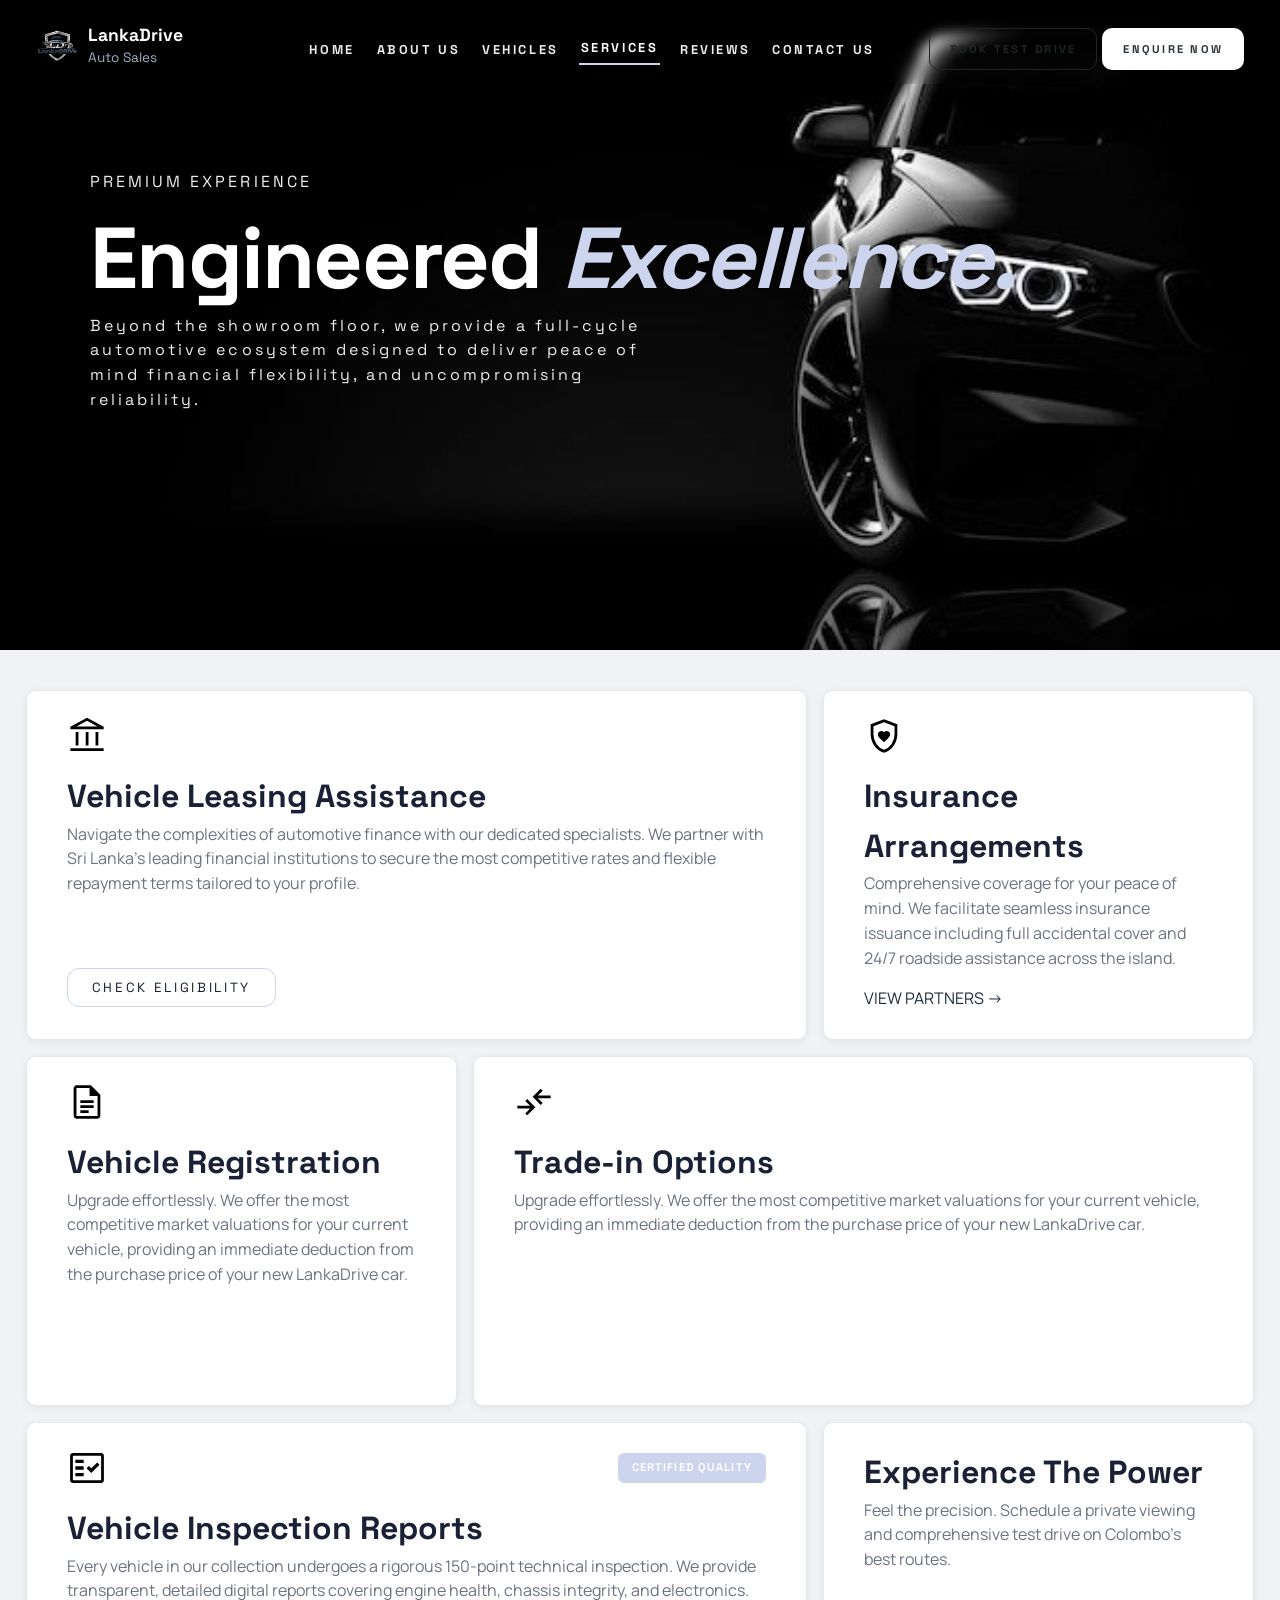
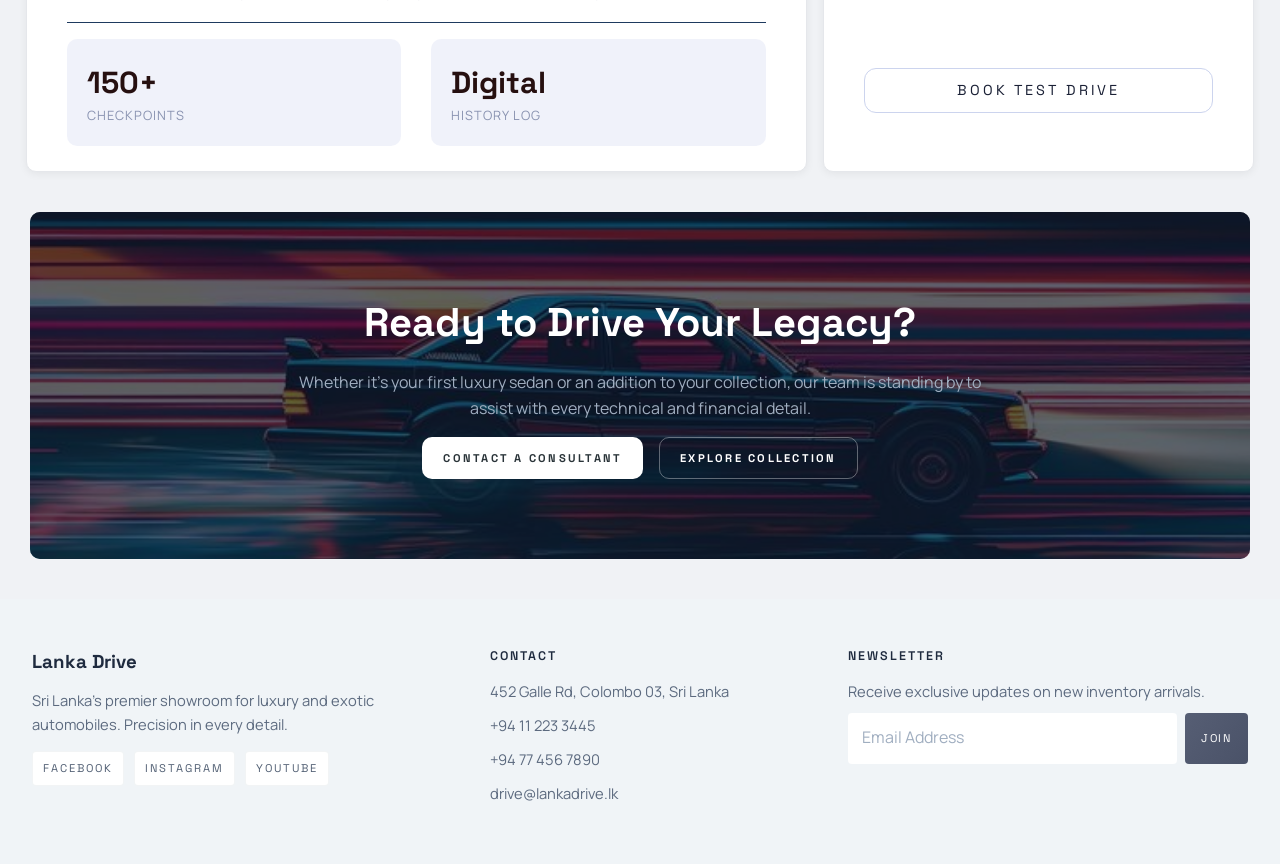
<file: services.html>
<!DOCTYPE html>
<html lang="en">
<!-- ============================================
     LankaDrive Auto Sales - Services Page
     Purpose: Describe services and solutions offered by the company
     ============================================ -->

<head>
    <!-- Meta Tags -->
    <meta charset="UTF-8">
    <meta name="viewport" content="width=device-width, initial-scale=1.0">
    
    <!-- Favicon -->
    <link rel="icon" type="image/png" href="Assets/image/logo101.png" sizes="32x32">
    
    <!-- Stylesheets -->
    <link rel="stylesheet" href="css/Style.css">
    <link rel="stylesheet" href="css/navbar.css">
    <link rel="stylesheet" href="css/footer.css">
    <link rel="stylesheet" href="css/services.css">
    
    <title>Services - LankaDrive Auto Sales</title>
</head>

<body>
    <!-- Site Header -->
    <header class="site-header">
        <div class="header-brand">
            <a href="index.html" class="brand-link">
                <img src="Assets/image/logo101.png" alt="LankaDrive Auto Sales logo" class="brand-logo">
                <span class="brand-name">LankaDrive<br><span class="brand-sub">Auto Sales</span></span>
            </a>
        </div>

        <input type="checkbox" id="nav-toggle" hidden>
        <label for="nav-toggle" class="nav-hamburger" aria-label="Toggle navigation">&#9776;</label>

        <nav class="main-nav" aria-label="Main navigation">
            <a href="index.html">Home</a>
            <a href="about.html">About Us</a>
            <a href="vehicles.html">Vehicles</a>
            <a href="services.html" aria-current="page">Services</a>
            <a href="reviews.html">Reviews</a>
            <a href="contact.html">Contact Us</a>
        </nav>
        <div class="header-btn">
            <a href="contact.html" class="btn-secondary">Book Test Drive</a>
            <a href="#" class="btn-primary">Enquire Now</a>
        </div>
    </header>

    <!-- Hero Section -->
    <section class="hero" aria-label="Hero banner">
        <img class="hero-image" src="Assets/image/lambugini.jpg" alt="Hero-Img">
        <div class="hero-content">
            <p class="hero-paragraph p1">premium experience</p>
            <h1>Engineered <span>Excellence.</span></h1>
            <p class="hero-paragraph">Beyond the showroom floor, we provide a full-cycle automotive
                ecosystem designed to deliver peace of mind financial flexibility,
                and uncompromising reliability.
            </p>
        </div>
    </section>

    <!-- ========== MAIN CONTENT ========== -->
    <main>
        <!-- ========== SERVICES SECTION ========== -->
        <!-- Complete list of services with icons and descriptions -->
        <section class="service-card-section">
            <div class="card-row-one">
                <div class="service-card">
                    <img src="Assets/icons/card01.svg" alt="">
                    <div class="card-detail">
                        <h3>Vehicle Leasing Assistance</h3>
                        <p>Navigate the complexities of automotive finance with our dedicated specialists.
                            We partner with Sri Lanka's leading financial institutions to secure the most
                            competitive rates and flexible repayment terms tailored to your profile.</p>
                    </div>
                    <button class="btn-one">CHECK ELIGIBILITY</button>
                </div>

                <div class="service-card">
                    <img src="Assets/icons/shild.svg" alt="">
                    <div class="card-detail">
                        <h3>Insurance Arrangements</h3>
                        <p>Comprehensive coverage for your peace of mind. We facilitate seamless insurance
                            issuance including full accidental cover and 24/7
                            roadside assistance across the island.</p>
                    </div>
                    <a href="#" class="service-link">VIEW PARTNERS →</a>
                </div>
            </div>
            <div class="card-row-two">
                <div class="service-card">
                    <img src="Assets/icons/docs.svg" alt="">
                    <div class="card-detail">
                        <h3>Vehicle Registration</h3>
                        <p>Upgrade effortlessly. We offer the most competitive market valuations for your current
                            vehicle,
                            providing an immediate deduction from the purchase price of your new LankaDrive car.</p>
                    </div>
                </div>
                <div class="service-card">
                    <img src="Assets/icons/arrow.svg" alt="">
                    <div class="card-detail">
                        <h3>Trade-in Options</h3>
                        <p>Upgrade effortlessly. We offer the most competitive market valuations for
                            your current vehicle, providing an immediate deduction from the purchase
                            price of your new LankaDrive car.</p>
                    </div>
                </div>

            </div>

            <div class="card-row-three">

                <div class="service-card">
                    <div class="service-badge">
                        <img src="Assets/icons/fact check.svg" alt="">
                        <p class="badge">CERTIFIED QUALITY</p>
                    </div>
                    <div class="card-detail">
                        <h3>Vehicle Inspection Reports</h3>
                        <p>Every vehicle in our collection undergoes a rigorous 150-point technical inspection.
                            We provide transparent, detailed digital reports covering engine health,
                            chassis integrity, and electronics.</p>
                    </div>
                    <div class="service-stats">
                        <div class="stat">
                            <h3>150+</h3>
                            <p>CHECKPOINTS</p>
                        </div>
                        <div class="stat">
                            <h3>Digital</h3>
                            <p>HISTORY LOG</p>
                        </div>
                    </div>
                </div>

                <div class="service-card">
                    <div class="card-detail">
                        <h3>Experience The Power</h3>
                        <p>Feel the precision. Schedule a private viewing and comprehensive test
                            drive on Colombo's best routes.</p>
                    </div>
                    <a href="contact.html" class="btn-two">BOOK TEST DRIVE</a>
                </div>
            </div>
        </section>

        <section class="end-section">
    <div class="end-section-details">
        <h1>Ready to Drive Your Legacy?</h1>
        <p>Whether it's your first luxury sedan or an addition to your collection,
            our team is standing by to assist with every technical and financial detail.
        </p>
        <div class="btns">
            <button class="btn-primary">CONTACT A CONSULTANT</button>
            <button class="btn-therd">EXPLORE COLLECTION</button>
        </div>
    </div>
</section>

        </section>
    </main>

    <!-- Site Footer -->
    <footer class="site-footer">
        <div class="footer-inner">
            <div class="footer-brand">
                <h3>Lanka Drive</h3>
                <p>Sri Lanka's premier showroom for luxury and exotic automobiles. Precision in every detail.</p>
                <div class="social-links">
                    <a href="https://facebook.com" target="_blank" rel="noopener noreferrer">Facebook</a>
                    <a href="https://instagram.com" target="_blank" rel="noopener noreferrer">Instagram</a>
                    <a href="https://youtube.com" target="_blank" rel="noopener noreferrer">YouTube</a>
                </div>
            </div>

            <div class="footer-contact">
                <h4>Contact</h4>
                <p>452 Galle Rd, Colombo 03, Sri Lanka</p>
                <p>+94 11 223 3445</p>
                <p>+94 77 456 7890</p>
                <p>drive@lankadrive.lk</p>
            </div>

            <div class="footer-newsletter">
                <h4>Newsletter</h4>
                <p>Receive exclusive updates on new inventory arrivals.</p>
                <form action="#" method="post" class="newsletter-form">
                    <input type="email" name="email" placeholder="Email Address" required>
                    <button type="submit">Join</button>
                </form>
            </div>
        </div>
    </footer>
</body>

</html>
</file>
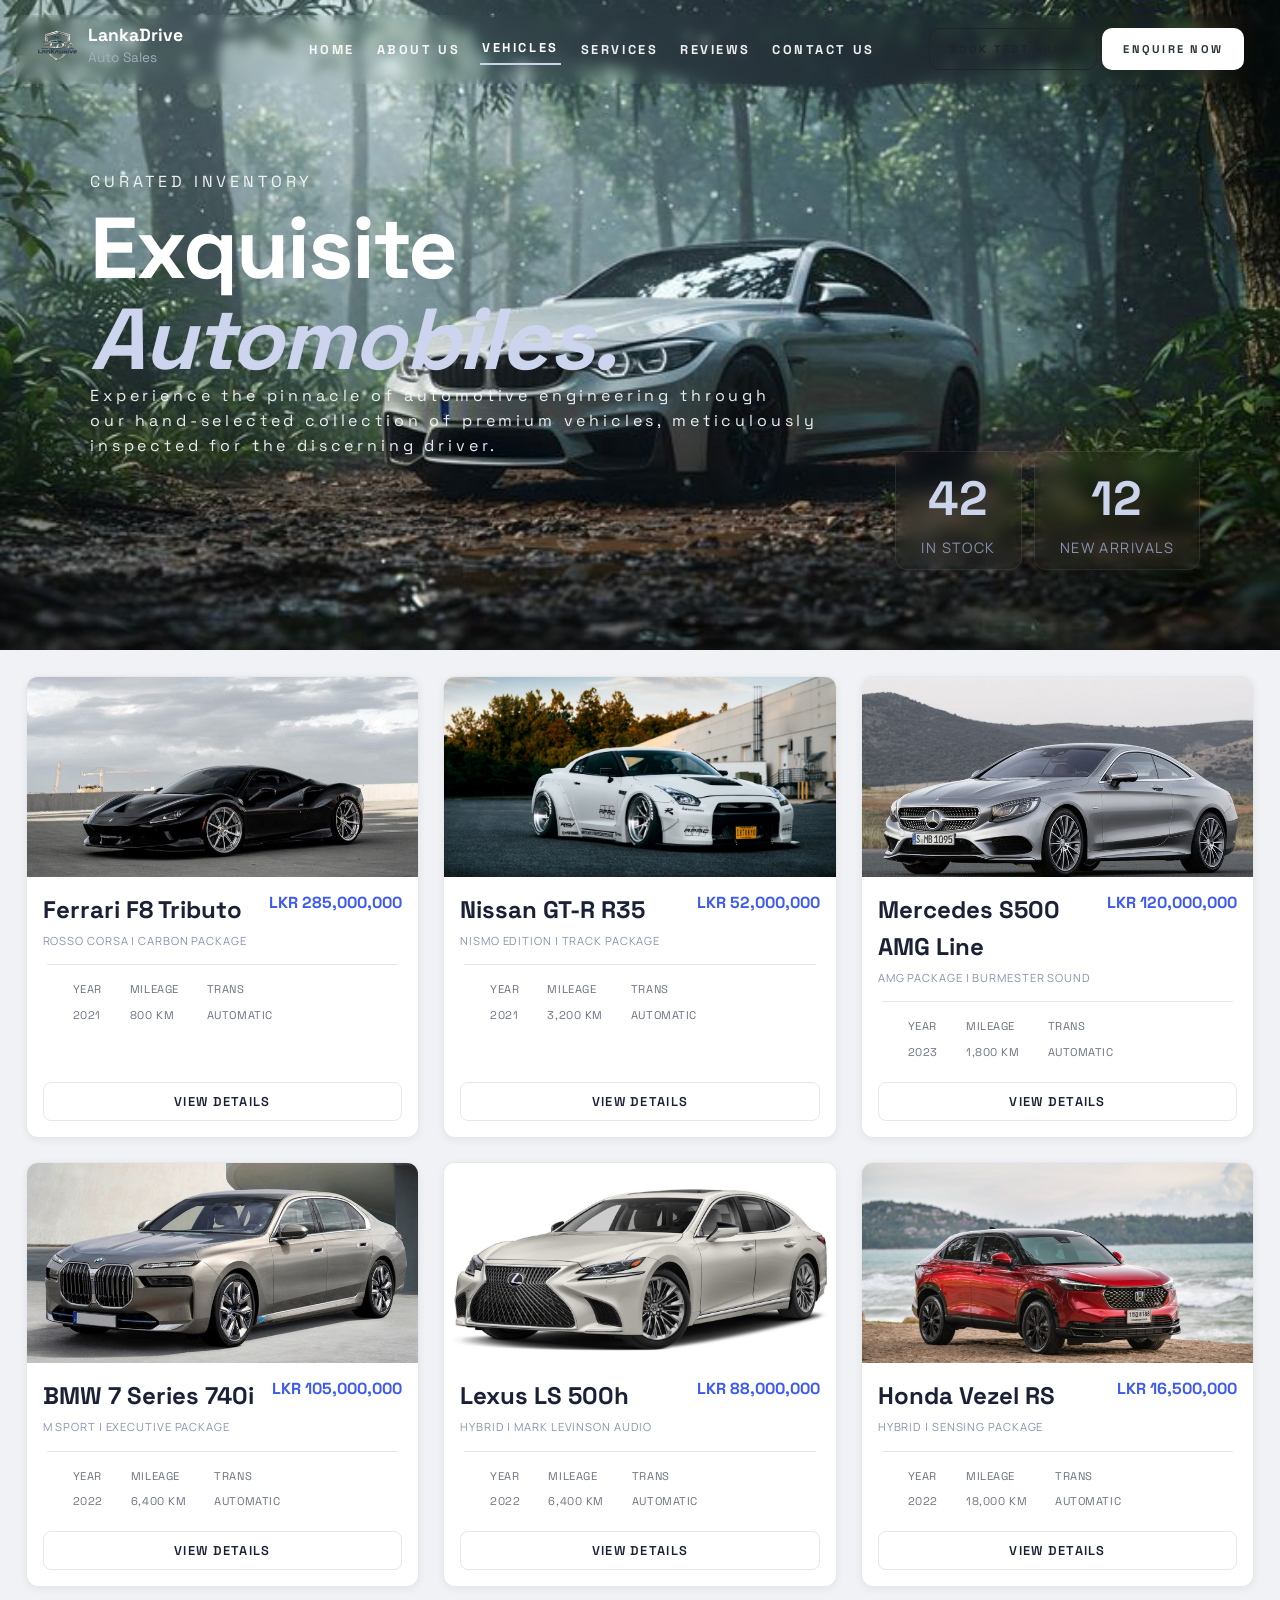
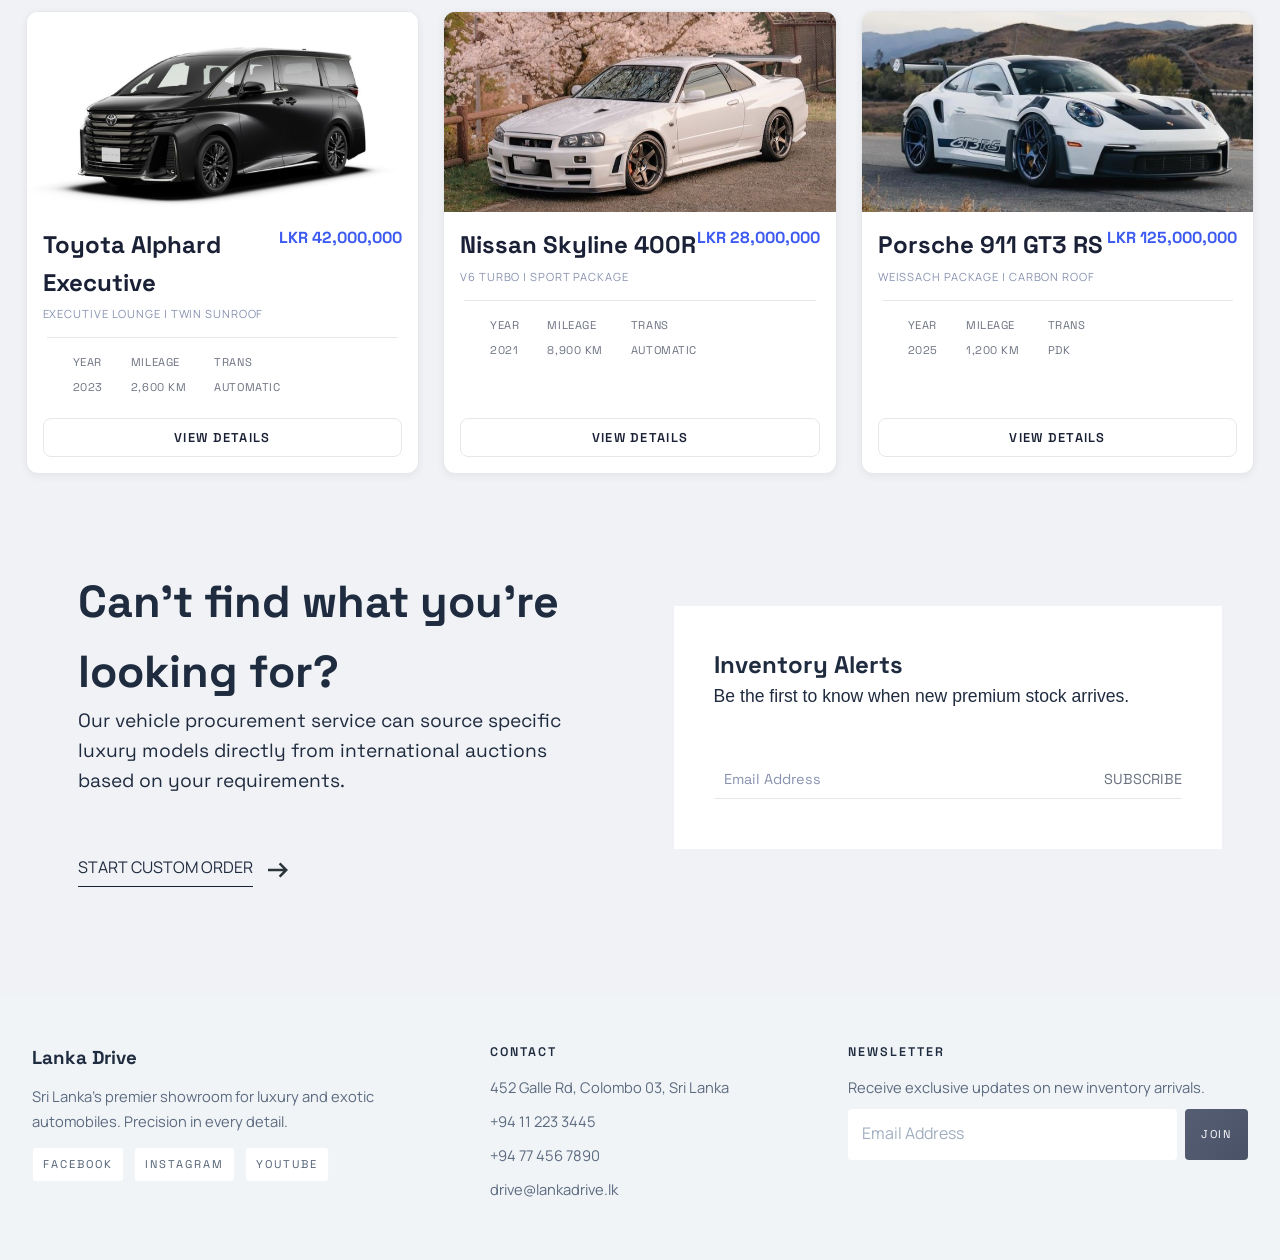
<file: vehicles.html>
<!DOCTYPE html>
<html lang="en">
<!-- ============================================
     LankaDrive Auto Sales - Vehicles Listing Page
     Purpose: Display complete inventory of available vehicles
     ============================================ -->

<head>
    <!-- Meta Tags - Character encoding and responsive viewport -->
    <meta charset="UTF-8">
    <meta name="viewport" content="width=device-width, initial-scale=1.0">
    
    <!-- Favicon -->
    <link rel="icon" type="image/png" href="Assets/image/logo101.png" sizes="32x32">
    
    <!-- Stylesheets - Global and page-specific styles -->
    <link rel="stylesheet" href="css/Style.css">
    <link rel="stylesheet" href="css/navbar.css">
    <link rel="stylesheet" href="css/footer.css">
    <link rel="stylesheet" href="css/vehicles.css">
    
    <title>Vehicles - LankaDrive Auto Sales</title>
</head>

<body>
    <!-- Site Header -->
    <header class="site-header">
        <div class="header-brand">
            <a href="index.html" class="brand-link">
                <img src="Assets/image/logo101.png" alt="LankaDrive Auto Sales logo" class="brand-logo">
                <span class="brand-name">LankaDrive<br><span class="brand-sub">Auto Sales</span></span>
            </a>
        </div>

        <input type="checkbox" id="nav-toggle" hidden>
        <label for="nav-toggle" class="nav-hamburger" aria-label="Toggle navigation">&#9776;</label>

        <nav class="main-nav" aria-label="Main navigation">
            <a href="index.html">Home</a>
            <a href="about.html">About Us</a>
            <a href="vehicles.html" aria-current="page">Vehicles</a>
            <a href="services.html">Services</a>
            <a href="reviews.html">Reviews</a>
            <a href="contact.html">Contact Us</a>
        </nav>
        <div class="header-btn">
            <a href="contact.html" class="btn-secondary">Book Test Drive</a>
            <a href="#" class="btn-primary">Enquire Now</a>
        </div>
    </header>

    <!-- Hero Section -->
    <section class="hero" aria-label="Hero banner">
        <img class="hero-image" src="Assets/image/BMW.jpg" alt="Hero-Img">
        <div class="hero-content">
            <p class="hero-paragraph p1">CURATED INVENTORY</p>
            <h1>Exquisite <span>Automobiles.</span></h1>
            <p class="hero-paragraph">Experience the pinnacle of automotive engineering through<br>
                our hand-selected collection of premium vehicles, meticulously<br>
                inspected for the discerning driver.</p>
        </div>

        <div class="stats-bar">
            <div class="stat-item">
                <h2 class="stat-number">42</h2>
                <p class="stat-label">IN STOCK</p>
            </div>
            <div class="stat-item">
                <h2 class="stat-number">12</h2>
                <p class="stat-label">NEW ARRIVALS</p>
            </div>
        </div>
    </section>

    <!-- ========== MAIN CONTENT ========== -->
    <main>
        <!-- ========== VEHICLE LISTINGS SECTION ========== -->
        <!-- Grid of available vehicles with specifications and details -->
        <section class="vehicle-section">

            <div class="vehicle-card">
                <img src="Assets/image/Ferrari F8 Tributo.jpg" alt="">
                <div class="vehicle-details">
                    <div class="vehicle-name">
                        <h2>Ferrari F8 Tributo</h2>
                        <p>ROSSO CORSA | CARBON PACKAGE</p>
                    </div>
                    <h4>LKR 285,000,000</h4>
                </div>
                <div class="vehicle-spec">
                    <div class="spec-item">
                        <p class="spec-label">YEAR</p>
                        <p class="spec-value">2021</p>
                    </div>
                    <div class="spec-item">
                        <p class="spec-label">MILEAGE</p>
                        <p class="spec-value">800 KM</p>
                    </div>
                    <div class="spec-item">
                        <p class="spec-label">TRANS</p>
                        <p class="spec-value">Automatic</p>
                    </div>
                </div>
                <button type="button">View Details</button>
            </div>

            <div class="vehicle-card">
                <img src="Assets/image/Nissan GT-R R35.jpg" alt="">
                <div class="vehicle-details">
                    <div class="vehicle-name">
                        <h2>Nissan GT-R R35</h2>
                        <p>NISMO EDITION | TRACK PACKAGE</p>
                    </div>
                    <h4>LKR 52,000,000</h4>
                </div>
                <div class="vehicle-spec">
                    <div class="spec-item">
                        <p class="spec-label">YEAR</p>
                        <p class="spec-value">2021</p>
                    </div>
                    <div class="spec-item">
                        <p class="spec-label">MILEAGE</p>
                        <p class="spec-value">3,200 KM</p>
                    </div>
                    <div class="spec-item">
                        <p class="spec-label">TRANS</p>
                        <p class="spec-value">Automatic</p>
                    </div>
                </div>
                <button type="button">View Details</button>
            </div>

            <div class="vehicle-card">
                <img src="Assets/image/Mercedes S500 AMG Line.jpg" alt="">
                <div class="vehicle-details">
                    <div class="vehicle-name">
                        <h2>Mercedes S500 AMG Line</h2>
                        <p>AMG PACKAGE | BURMESTER SOUND</p>
                    </div>
                    <h4>LKR 120,000,000</h4>
                </div>
                <div class="vehicle-spec">
                    <div class="spec-item">
                        <p class="spec-label">YEAR</p>
                        <p class="spec-value">2023</p>
                    </div>
                    <div class="spec-item">
                        <p class="spec-label">MILEAGE</p>
                        <p class="spec-value">1,800 KM</p>
                    </div>
                    <div class="spec-item">
                        <p class="spec-label">TRANS</p>
                        <p class="spec-value">Automatic</p>
                    </div>
                </div>
                <button type="button">View Details</button>
            </div>

            <div class="vehicle-card">
                <img src="Assets/image/BMW 7 Series 740i.jpg" alt="">
                <div class="vehicle-details">
                    <div class="vehicle-name">
                        <h2>BMW 7 Series 740i</h2>
                        <p>M SPORT | EXECUTIVE PACKAGE</p>
                    </div>
                    <h4>LKR 105,000,000</h4>
                </div>
                <div class="vehicle-spec">
                    <div class="spec-item">
                        <p class="spec-label">YEAR</p>
                        <p class="spec-value">2022</p>
                    </div>
                    <div class="spec-item">
                        <p class="spec-label">MILEAGE</p>
                        <p class="spec-value">6,400 KM</p>
                    </div>
                    <div class="spec-item">
                        <p class="spec-label">TRANS</p>
                        <p class="spec-value">Automatic</p>
                    </div>
                </div>
                <button type="button">View Details</button>
            </div>

            <div class="vehicle-card">
                <img src="Assets/image/Lexus LS 500h.jpg" alt="">
                <div class="vehicle-details">
                    <div class="vehicle-name">
                        <h2>Lexus LS 500h</h2>
                        <p>HYBRID | MARK LEVINSON AUDIO</p>
                    </div>
                    <h4>LKR 88,000,000</h4>
                </div>
                <div class="vehicle-spec">
                    <div class="spec-item">
                        <p class="spec-label">YEAR</p>
                        <p class="spec-value">2022</p>
                    </div>
                    <div class="spec-item">
                        <p class="spec-label">MILEAGE</p>
                        <p class="spec-value">6,400 KM</p>
                    </div>
                    <div class="spec-item">
                        <p class="spec-label">TRANS</p>
                        <p class="spec-value">Automatic</p>
                    </div>
                </div>
                <button type="button">View Details</button>
            </div>

            <div class="vehicle-card">
                <img src="Assets/image/Honda Vezel RS.jpg" alt="">
                <div class="vehicle-details">
                    <div class="vehicle-name">
                        <h2>Honda Vezel RS</h2>
                        <p>HYBRID | SENSING PACKAGE</p>
                    </div>
                    <h4>LKR 16,500,000</h4>
                </div>
                <div class="vehicle-spec">
                    <div class="spec-item">
                        <p class="spec-label">YEAR</p>
                        <p class="spec-value">2022</p>
                    </div>
                    <div class="spec-item">
                        <p class="spec-label">MILEAGE</p>
                        <p class="spec-value">18,000 KM</p>
                    </div>
                    <div class="spec-item">
                        <p class="spec-label">TRANS</p>
                        <p class="spec-value">Automatic</p>
                    </div>
                </div>
                <button type="button">View Details</button>
            </div>

            <div class="vehicle-card">
                <img src="Assets/image/Toyota Alphard Executiv.jpg" alt="">
                <div class="vehicle-details">
                    <div class="vehicle-name">
                        <h2>Toyota Alphard Executive</h2>
                        <p>EXECUTIVE LOUNGE | TWIN SUNROOF</p>
                    </div>
                    <h4>LKR 42,000,000</h4>
                </div>
                <div class="vehicle-spec">
                    <div class="spec-item">
                        <p class="spec-label">YEAR</p>
                        <p class="spec-value">2023</p>
                    </div>
                    <div class="spec-item">
                        <p class="spec-label">MILEAGE</p>
                        <p class="spec-value">2,600 KM</p>
                    </div>
                    <div class="spec-item">
                        <p class="spec-label">TRANS</p>
                        <p class="spec-value">Automatic</p>
                    </div>
                </div>
                <button type="button">View Details</button>
            </div>

            <div class="vehicle-card">
                <img src="Assets/image/Nissan Skyline 400R.jpg" alt="">
                <div class="vehicle-details">
                    <div class="vehicle-name">
                        <h2>Nissan Skyline 400R</h2>
                        <p>V6 TURBO | SPORT PACKAGE</p>
                    </div>
                    <h4>LKR 28,000,000</h4>
                </div>
                <div class="vehicle-spec">
                    <div class="spec-item">
                        <p class="spec-label">YEAR</p>
                        <p class="spec-value">2021</p>
                    </div>
                    <div class="spec-item">
                        <p class="spec-label">MILEAGE</p>
                        <p class="spec-value">8,900 KM</p>
                    </div>
                    <div class="spec-item">
                        <p class="spec-label">TRANS</p>
                        <p class="spec-value">Automatic</p>
                    </div>
                </div>
                <button type="button">View Details</button>
            </div>

            <div class="vehicle-card">
                <img src="Assets/image/Porsche 911 GT3 RS.jpg" alt="">
                <div class="vehicle-details">
                    <div class="vehicle-name">
                        <h2>Porsche 911 GT3 RS</h2>
                        <p>WEISSACH PACKAGE | CARBON ROOF</p>
                    </div>
                    <h4>LKR 125,000,000</h4>
                </div>
                <div class="vehicle-spec">
                    <div class="spec-item">
                        <p class="spec-label">YEAR</p>
                        <p class="spec-value">2025</p>
                    </div>
                    <div class="spec-item">
                        <p class="spec-label">MILEAGE</p>
                        <p class="spec-value">1,200 KM</p>
                    </div>
                    <div class="spec-item">
                        <p class="spec-label">TRANS</p>
                        <p class="spec-value">PDK</p>
                    </div>
                </div>
                <button type="button">View Details</button>
            </div>

        </section>
        <!-- ========== CUSTOM ORDER & ALERTS SECTION ========== -->
        <!-- Call-to-action for custom orders and subscription to inventory alerts -->
        <section class="section end-section">
            <!-- Custom Order Section -->
            <div class="left-side">
                <h1>Can't find what you're looking for?</h1>
                <p>
                    Our vehicle procurement service can source
                    specific luxury models directly from international
                    auctions based on your requirements.
                </p>
                <div class="left-link">
                    <a href="contact.html">START CUSTOM ORDER</a>
                    <img src="Assets/icons/arrow_right_alt_24dp_E3E3E3_FILL0_wght400_GRAD0_opsz24.svg" alt="">
                </div>
            </div>
            <!-- Inventory Alerts Subscription -->
            <div class="right-side">
                <h1>Inventory Alerts</h1>
                <p>
                    Be the first to know when new premium stock arrives.
                </p>
                <div class="right-side-btn">
                    <input type="email" placeholder="Email Address">
                    <button>SUBSCRIBE</button>
                </div>
            </div>
        </section>
    </main>

    <!-- Site Footer -->
    <footer class="site-footer">
        <div class="footer-inner">
            <div class="footer-brand">
                <h3>Lanka Drive</h3>
                <p>Sri Lanka's premier showroom for luxury and exotic automobiles. Precision in every detail.</p>
                <div class="social-links">
                    <a href="https://facebook.com" target="_blank" rel="noopener noreferrer">Facebook</a>
                    <a href="https://instagram.com" target="_blank" rel="noopener noreferrer">Instagram</a>
                    <a href="https://youtube.com" target="_blank" rel="noopener noreferrer">YouTube</a>
                </div>
            </div>

            <div class="footer-contact">
                <h4>Contact</h4>
                <p>452 Galle Rd, Colombo 03, Sri Lanka</p>
                <p>+94 11 223 3445</p>
                <p>+94 77 456 7890</p>
                <p>drive@lankadrive.lk</p>
            </div>

            <div class="footer-newsletter">
                <h4>Newsletter</h4>
                <p>Receive exclusive updates on new inventory arrivals.</p>
                <form action="#" method="post" class="newsletter-form">
                    <input type="email" name="email" placeholder="Email Address" required>
                    <button type="submit">Join</button>
                </form>
            </div>
        </div>
    </footer>
</body>

</html>
</file>
<file: css/Style.css>
@import url("https://fonts.googleapis.com/css2?family=Manrope:wght@400;500;600;700&family=Space+Grotesk:wght@500;600;700&display=swap");

/* ---------- Base ---------- */
* {
    margin: 0;
    padding: 0;
    box-sizing: border-box;
}

html {
    scroll-behavior: smooth;
}

body {
    min-height: 100vh;
    background: #f0f2f5;
    color: #1f2b3f;
    font-family: "Manrope", "Segoe UI", sans-serif;
    line-height: 1.55;
}

img {
    display: block;
    max-width: 100%;
}

a {
    color: inherit;
    text-decoration: none;
}

/* ================================================
   ANIMATIONS - Keyframe Definitions
   ================================================ */

/* Fade-in animation - elements appear smoothly */
@keyframes fadeIn {
    from {
        opacity: 0;
    }
    to {
        opacity: 1;
    }
}

/* Slide-in from left animation */
@keyframes slideInLeft {
    from {
        opacity: 0;
        transform: translateX(-30px);
    }
    to {
        opacity: 1;
        transform: translateX(0);
    }
}

/* Slide-in from right animation */
@keyframes slideInRight {
    from {
        opacity: 0;
        transform: translateX(30px);
    }
    to {
        opacity: 1;
        transform: translateX(0);
    }
}

/* Slide-in from bottom animation - for cards and sections */
@keyframes slideInUp {
    from {
        opacity: 0;
        transform: translateY(30px);
    }
    to {
        opacity: 1;
        transform: translateY(0);
    }
}

/* Scale animation - elements grow smoothly */
@keyframes scaleIn {
    from {
        opacity: 0;
        transform: scale(0.95);
    }
    to {
        opacity: 1;
        transform: scale(1);
    }
}

/* Hover lift animation - slight upward movement on hover */
@keyframes lift {
    0% {
        transform: translateY(0px);
    }
    100% {
        transform: translateY(-8px);
    }
}

/* Subtle pulse animation - for attention-grabbing elements */
@keyframes pulse {
    0%, 100% {
        opacity: 1;
    }
    50% {
        opacity: 0.8;
    }
}

/* ---------- Buttons ---------- */
.btn-primary,
.btn-secondary,
.btn-therd {
    display: inline-flex;
    align-items: center;
    justify-content: center;
    min-height: 42px;
    padding: 10px 20px;
    border: 1px solid rgba(255, 255, 255, 0.35);
    border-radius: 10px;
    font-family: "Space Grotesk", sans-serif;
    font-size: 0.7rem;
    font-weight: 1000;
    letter-spacing: 0.2em;
    text-transform: uppercase;
    cursor: pointer;
    transition: background-color 0.4s ease, color 0.4s ease, border-color 0.25s ease, transform 0.2s ease, box-shadow 0.3s ease;
    animation: fadeIn 0.6s ease-out backwards;
}

.btn-primary {
    background: #ffffff;
    color: #2a3439;
}

.btn-secondary {
    background: transparent;
    color: #1d2529;
    border-color:#1d2529;
}
.btn-therd{
    background:transparent;
    color: #ffffff;
    
}

.btn-primary:hover,
.btn-secondary:hover,
.btn-therd:hover {
    transform: translateY(-3px);
    background-color: #1d2529;
    color: #ffffff;
    border-color: #1d2529;
    box-shadow: 0 8px 16px rgba(0, 0, 0, 0.2);
}

.btn-primary:disabled,
.btn-secondary:disabled {
    opacity: 0.6;
    cursor: not-allowed;
}

/* ---------- Hero ---------- */
.Hero {
    position: relative;
    width: 100%;
    min-height: 750px;
    overflow: hidden;
}

.Hero::after {
    content: "";
    position: absolute;
    inset: 0;
    z-index: 2;
    pointer-events: none;
    background: linear-gradient(90deg,
            rgba(47, 26, 21, 0.58) 0%,
            rgba(47, 26, 21, 0.34) 25%,
            rgba(47, 26, 21, 0.08) 75%,
            rgba(47, 26, 21, 0) 100%);
}

.Hero-image {
    width: 100%;
    height: 750px;
    object-fit: cover;
}

/* Hero content wrapper */
.hero-content {
    position: absolute;
    z-index: 3;
    left: 90px;
    top: 170px;
    display: flex;
    flex-direction: column;
    gap: 0;
    font-family: "Space Grotesk", sans-serif;
    animation: slideInLeft 0.8s ease-out 0.2s backwards;
}

.hero-paragraph {
    margin: 0;
    font-size: 1rem;
    letter-spacing: 0.24em;
    color: rgba(247, 249, 251, 0.95);
    animation: fadeIn 0.8s ease-out 0.4s backwards;
}

.p1 {
    text-transform: uppercase;
}

/* Subtitle paragraph */
.p2 {
    margin-top: 16px;
    font-size: 0.9rem;
    text-transform: none;
    letter-spacing: 0.08em;
    line-height: 1.7;
    max-width: 600px;
}

.Hero h1 {
    margin: 8px 0 0;
    font-size: 5.4rem;
    max-width: 12ch;
    line-height: 1.05;
    letter-spacing: -0.02em;
    color: #ffffff;
    animation: slideInLeft 0.8s ease-out 0.3s backwards;
}

/* Italic coloured word inside h1 */
.Hero h1 span {
    color: #ccd4ee;
    font-style: italic;
}

/* Hero buttons */
.hero-actions {
    display: flex;
    gap: 12px;
    align-items: center;
    margin-top: 32px;
    animation: slideInLeft 0.8s ease-out 0.5s backwards;
}

.btn-primary img {
    width: 18px;
    height: 18px;
    margin-left: 8px;
}

/* Image swap on button hover - shows alternate image on hover */
.default-img {
    display: inline-block;
}

.hover-img {
    display: none;
}

.btn-primary:hover .default-img {
    display: none;
}

.btn-primary:hover .hover-img {
    display: inline-block;
}

/* Intro and featured containers */
.section {
    max-width: 100%;
    margin: 0 auto;
    padding: 48px 32px;
    margin-top: 2%;
    animation: fadeIn 0.8s ease-out;
}

.section-surface {
    background: linear-gradient(180deg,
            #f7f9fb 0%,
            #d8e0e8 25%,
            #d8e0e8 50%,
            #d8e0e8 75%,
            #f7f9fb 100%);
}

.section-intro {
    display: flex;
    align-items: center;
    gap: 40px;
}

.section-featured {
    display: flex;
    flex-direction: column;
}

.section-content {
    width: 40%;
    max-width: 600px;
    background-color: transparent;
    margin-left: -10px;
    flex: 1;
    padding: 20px 20px 20px 20px;
    border-radius: 10px;
    animation: slideInLeft 0.8s ease-out;
}

.section-title {
    margin-bottom: 10px;
    font-family: "Space Grotesk", sans-serif;
    font-size: 2.5rem;
    letter-spacing: -0.02em;
}

.section-label {
    display: inline-block;
    margin-bottom: 12px;
    color: #526074;
    font-family: "Space Grotesk", sans-serif;
    font-size: 1rem;
    letter-spacing: 0.24em;
}

.section-paragraph {
    color: #526074;
    font-size: 1rem;
    font-weight: 600;
    letter-spacing: 0.1em;
    font-family: sans-serif;
}

.section-image {
    display: flex;
    flex-direction: row;
    gap: 12px;
    flex: 1;
    animation: slideInRight 0.8s ease-out;
}

.section-image img {
    width: 100%;
    height: 580px;
    object-fit: cover;
    border-radius: 12px;
}

.img-02 {
    margin-top: 5%;
}

/* ---------- Focus ---------- */
.btn-primary:focus-visible,
.btn-secondary:focus-visible,
.main-nav a:focus-visible,
.social-links a:focus-visible,
.newsletter-form input:focus-visible,
.newsletter-form button:focus-visible {
    outline: 2px solid #7f97cc;
    outline-offset: 2px;
}

/* ---------- Responsive ---------- */
@media (max-width: 1120px) {
    .site-header {
        flex-wrap: wrap;
    }

    .main-nav {
        justify-content: flex-start;
    }

    .header-btn {
        flex-wrap: wrap;
    }
}

@media (max-width: 760px) {
    .site-header {
        top: 8px;
        left: 8px;
        right: 8px;
        padding: 12px 14px;
        border-radius: 8px;
    }

    .header-brand {
        flex: 1;
    }

    .nav-hamburger {
        display: block;
    }

    .brand-name {
        font-size: 0.96rem;
    }

    .main-nav,
    .header-btn {
        width: 100%;
        max-height: 0;
        overflow: hidden;
        transition: max-height 0.3s ease;
    }

    .main-nav {
        flex-direction: column;
        align-items: flex-start;
        gap: 0;
    }

    .main-nav a {
        width: 100%;
        padding: 12px 4px;
        font-size: 0.62rem;
        letter-spacing: 0.17em;
        border-bottom: 1px solid rgba(255, 255, 255, 0.2);
    }

    #nav-toggle:checked~.main-nav,
    #nav-toggle:checked~.header-btn {
        max-height: 500px;
    }

    #nav-toggle:checked~.nav-hamburger {
        color: #ccd4ee;
    }

    .btn-primary,
    .btn-secondary {
        flex: 1 1 220px;
    }

    .Hero {
        min-height: 420px;
    }

    .Hero-image {
        height: 420px;
    }

    .hero-paragraph {
        top: 84px;
        left: 16px;
    }

    .Hero h1 {
        top: 112px;
        left: 16px;
        max-width: 11ch;
        font-size: 3.1rem;
    }

    .p2 {
        top: 300px;
        left: 16px;
        max-width: 92%;
        font-size: 0.82rem;
    }

    .hero-actions {
        left: 16px;
        top: 440px;
        flex-wrap: wrap;
    }

    .section {
        padding: 24px 16px;
    }

    .footer-inner {
        grid-template-columns: 1fr;
    }

    .newsletter-form {
        grid-template-columns: 1fr;
    }
}

  /* ================================================
     ADDITIONAL RESPONSIVE BREAKPOINTS
     Optimizing for all device sizes: 320px - 1920px
     ================================================ */

  /* Tablet & Large Mobile (600px and below) */
  @media (max-width: 600px) {
      /* Button responsive sizing */
      .btn-primary,
      .btn-secondary,
      .btn-therd {
          padding: 8px 14px;
          font-size: 0.62rem;
          min-height: 38px;
      }

      /* Hero section tablet adjustments */
      .Hero {
          min-height: 300px;
      }

      .Hero-image {
          height: 300px;
      }

      .Hero h1 {
          font-size: 2.2rem;
      }

      /* Section spacing for tablet */
      .section {
          padding: 24px 14px;
      }

      .section-content {
          width: 100%;
      }

      .section-image img {
          height: 400px;
      }
  }

  /* Small Mobile (480px and below) */
  @media (max-width: 480px) {
      /* Hero section for small phones */
      .Hero {
          min-height: 260px;
      }

      .Hero-image {
          height: 260px;
      }

      .Hero h1 {
          font-size: 1.8rem;
          max-width: 10ch;
      }

      .hero-paragraph {
          font-size: 0.8rem;
      }

      .stats-bar {
          flex-direction: column;
          gap: 12px;
      }

      .stat-item {
          padding: 12px;
      }

      /* Button sizing for small screens */
      .btn-primary,
      .btn-secondary {
          font-size: 0.58rem;
          padding: 7px 12px;
      }

      .brand-logo {
          width: 36px;
          height: 36px;
      }

      .section-title {
          font-size: 1.6rem;
      }
  }

  /* Extra Small Mobile (360px and below) */
  @media (max-width: 360px) {
      .Hero {
          min-height: 220px;
      }

      .Hero-image {
          height: 220px;
      }

      .Hero h1 {
          font-size: 1.2rem;
      }

      .btn-primary,
      .btn-secondary {
          padding: 6px 10px;
          font-size: 0.55rem;
      }

      .section {
          padding: 16px 8px;
      }

      .section-title {
          font-size: 1.3rem;
      }
  }

  /* Large Desktop (1400px and above) */
  @media (min-width: 1400px) {
      .section {
          max-width: 1360px;
          margin: 0 auto;
      }

      .Hero h1 {
          font-size: 5.8rem;
      }

      .section-title {
          font-size: 2.8rem;
      }

      .section {
          padding: 64px 48px;
      }
  }
</file>
<file: css/navbar.css>
/* ================================================
   NAVBAR & HEADER STYLES
   Fixed navigation bar with responsive mobile menu
   ================================================ */

/* ===== Header Container ===== */
.site-header {
	position: fixed;
	top: 15px;
	left: 16px;
	right: 16px;
	z-index: 1000;
	display: flex;
	align-items: center;
	gap: 20px;
	padding: 10px 20px;
	background: rgba(0, 0, 0, 0);
	backdrop-filter: blur(6px);
	border-radius: 5px;
	animation: slideInDown 0.6s ease-out;
}

/* Keyframe for slide down animation */
@keyframes slideInDown {
	from {
		opacity: 0;
		transform: translateY(-20px);
	}
	to {
		opacity: 1;
		transform: translateY(0);
	}
}

/* ===== Brand Section ===== */
.header-brand {
	flex-shrink: 0;
	animation: fadeIn 0.8s ease-out 0.1s backwards;
}

.brand-link {
	display: inline-flex;
	align-items: center;
	gap: 10px;
}

/* Brand Logo */
.brand-logo {
	width: 42px;
	height: 42px;
	object-fit: contain;
}

/* Brand Name & Subtitle */
.brand-name {
    font-family: "Space Grotesk", sans-serif;
    font-size: 1.1rem;
    font-weight: 700;
    color: #ffffff;
    line-height: 1.2;
}

.brand-sub {
    color: #a0aec0;
    font-size: 0.85rem;
    font-weight: 400;
}

/* ===== Navigation Menu ===== */
.main-nav {
	flex: 1;
	display: flex;
	justify-content: center;
	align-items: center;
	gap: 18px;
	flex-wrap: wrap;
	margin-left: 6%;
	animation: fadeIn 0.8s ease-out 0.2s backwards;
}

/* Navigation Links */
.main-nav a {
	position: relative;
	font-family: "Space Grotesk", sans-serif;
	font-size: 0.8rem;
	letter-spacing: 0.2em;
	text-transform: uppercase;
	color: rgba(255, 255, 255, 0.92);
	padding: 6px 2px;
	font-weight: bolder;
	transition: color 0.3s ease, transform 0.3s ease;
	animation: fadeIn 0.8s ease-out backwards;
}

/* Stagger animation for each nav link */
.main-nav a:nth-child(1) { animation-delay: 0.3s; }
.main-nav a:nth-child(2) { animation-delay: 0.35s; }
.main-nav a:nth-child(3) { animation-delay: 0.4s; }
.main-nav a:nth-child(4) { animation-delay: 0.45s; }
.main-nav a:nth-child(5) { animation-delay: 0.5s; }
.main-nav a:nth-child(6) { animation-delay: 0.55s; }

/* Active/Hover Link with Underline */
.main-nav a[aria-current="page"],
.main-nav a:hover {
	color: #ffffff;
	transform: translateY(-2px);
}

.main-nav a[aria-current="page"]::after,
.main-nav a:hover::after {
	content: "";
	position: absolute;
	left: 0;
	right: 0;
	bottom: -2px;
	height: 2px;
	background: #ccd4ee;
}

/* ===== Header Buttons ===== */
.header-btn {
	display: inline-flex;
	align-items: center;
	gap: 5px;
	flex-shrink: 0;
	animation: fadeIn 0.8s ease-out 0.4s backwards;
}

/* ===== Mobile Menu Toggle ===== */
.nav-hamburger {
	display: none;
	font-size: 1.4rem;
	line-height: 1;
	cursor: pointer;
	color: #ffffff;
	padding: 4px 6px;
	user-select: none;
	transition: color 0.3s ease;
}

/* ================================================
   RESPONSIVE DESIGN - Navbar
   ================================================ */

/* Tablet (1120px and below) */
@media (max-width: 1120px) {
	.site-header {
		flex-wrap: wrap;
	}

	.main-nav {
		justify-content: flex-start;
	}

	.header-btn {
		flex-wrap: wrap;
	}
}

/* Mobile (768px and below) */
@media (max-width: 768px) {
	.site-header {
		top: 10px;
		left: 10px;
		right: 10px;
		padding: 12px 16px;
		gap: 12px;
	}

	.header-brand {
		flex: 1;
	}

	.brand-logo {
		width: 38px;
		height: 38px;
	}

	.brand-name {
		font-size: 0.95rem;
	}

	.nav-hamburger {
		display: block;
	}

	.main-nav {
		margin-left: 0;
	}
}

/* Small Mobile (600px and below) */
@media (max-width: 600px) {
	.site-header {
		padding: 10px 12px;
		gap: 10px;
	}

	.brand-logo {
		width: 36px;
		height: 36px;
	}

	.brand-name {
		font-size: 0.88rem;
	}

	.brand-sub {
		font-size: 0.75rem;
	}

	.main-nav a {
		font-size: 0.58rem;
		letter-spacing: 0.15em;
	}

	.nav-hamburger {
		font-size: 1.2rem;
	}
}

/* Extra Small Mobile (360px and below) */
@media (max-width: 360px) {
	.site-header {
		padding: 8px 8px;
		gap: 8px;
	}

	.brand-logo {
		width: 32px;
		height: 32px;
	}

	.brand-name {
		font-size: 0.75rem;
	}

	.brand-sub {
		font-size: 0.65rem;
	}

	.nav-hamburger {
		padding: 2px 4px;
	}
}
</file>
<file: css/footer.css>
/* ================================================
   FOOTER STYLES
   Company information, contact details, and newsletter
   ================================================ */

/* ===== Footer Container ===== */
.site-footer {
	margin-top: 40px;
	padding: 48px 32px;
	background: #f0f4f7;
	animation: fadeIn 0.8s ease-out;
}

/* ===== Footer Inner Grid ===== */
.footer-inner {
	max-width: 1280px;
	margin: 0 auto;
	display: grid;
	grid-template-columns: 1.3fr 1fr 1.2fr;
	gap: 24px;
}

/* ===== Footer Typography ===== */
.site-footer h3,
.site-footer h4 {
	margin-bottom: 12px;
	color: #1f2b3f;
	font-family: "Space Grotesk", sans-serif;
}

.site-footer h4 {
	font-size: 0.78rem;
	font-weight: 600;
	letter-spacing: 0.16em;
	text-transform: uppercase;
}

.site-footer p {
	margin-bottom: 10px;
	color: #5c6a7f;
	font-size: 0.92rem;
	line-height: 1.65;
}

/* ===== Social Links ===== */
.social-links {
	display: flex;
	flex-wrap: wrap;
	gap: 10px;
	margin-top: 14px;
	animation: slideInUp 0.6s ease-out backwards;
}

.social-links a {
	padding: 8px 10px;
	border-radius: 4px;
	border: 1px solid rgba(169, 180, 185, 0.15);
	background: #ffffff;
	color: #526074;
	font-family: "Space Grotesk", sans-serif;
	font-size: 0.7rem;
	letter-spacing: 0.18em;
	text-transform: uppercase;
	transition: all 0.3s ease;
	animation: fadeIn 0.6s ease-out backwards;
}

/* Stagger animation for social links */
.social-links a:nth-child(1) { animation-delay: 0.1s; }
.social-links a:nth-child(2) { animation-delay: 0.15s; }
.social-links a:nth-child(3) { animation-delay: 0.2s; }

.social-links a:hover {
	color: #1f2b3f;
	background-color: #e8ecf0;
	transform: translateY(-4px);
}

/* ===== Newsletter Form ===== */
.newsletter-form {
	display: grid;
	grid-template-columns: 1fr auto;
	gap: 8px;
}

/* Newsletter Input */
.newsletter-form input {
    width: 100%;
    padding: 12px 14px;
    border: 0;
    border-bottom: 2px solid transparent;
    border-radius: 4px;
    background: #ffffff;
    color: #1f2b3f;
    font: inherit;
    transition: border-color 0.3s ease;
}

.newsletter-form input:focus {
    outline: none;
    border-bottom-color: #565e74;
}

.newsletter-form input::placeholder {
	color: #a0aec0;
}

/* Newsletter Submit Button */
.newsletter-form button {
	min-height: 42px;
	padding: 0 16px;
	border: 0;
	border-radius: 4px;
	cursor: pointer;
	color: #ffffff;
	background: linear-gradient(130deg, #565e74, #4a5268);
	font-family: "Space Grotesk", sans-serif;
	font-size: 0.7rem;
	letter-spacing: 0.16em;
	text-transform: uppercase;
	transition: all 0.3s ease;
	white-space: nowrap;
}

.newsletter-form button:hover {
	filter: brightness(1.06);
	transform: translateY(-1px);
}

.newsletter-form button:active {
	transform: translateY(0);
}

/* ================================================
   RESPONSIVE DESIGN - Footer
   ================================================ */

/* Tablet (1024px and below) */
@media (max-width: 1024px) {
	.footer-inner {
		grid-template-columns: 1fr 1fr;
		gap: 20px;
	}

	.site-footer {
		padding: 40px 24px;
	}
}

/* Small Tablet (768px and below) */
@media (max-width: 768px) {
	.footer-inner {
		grid-template-columns: 1fr;
		gap: 30px;
	}

	.site-footer {
		padding: 32px 20px;
		margin-top: 30px;
	}

	.newsletter-form {
		grid-template-columns: 1fr;
	}

	.newsletter-form button {
		width: 100%;
	}

	.social-links {
		justify-content: space-between;
	}

	.social-links a {
		flex: 1 1 auto;
		text-align: center;
	}
}

/* Mobile (600px and below) */
@media (max-width: 600px) {
	.site-footer {
		padding: 24px 16px;
		margin-top: 24px;
	}

	.footer-inner {
		gap: 20px;
	}

	.site-footer h3 {
		font-size: 1rem;
	}

	.site-footer h4 {
		font-size: 0.7rem;
		margin-bottom: 10px;
	}

	.site-footer p {
		font-size: 0.85rem;
		margin-bottom: 8px;
	}

	.social-links {
		gap: 8px;
	}

	.social-links a {
		padding: 6px 8px;
		font-size: 0.65rem;
	}

	.newsletter-form input {
		padding: 10px 12px;
		font-size: 0.9rem;
	}

	.newsletter-form button {
		padding: 0 12px;
		min-height: 38px;
		font-size: 0.65rem;
	}
}

/* Small Mobile (360px and below) */
@media (max-width: 360px) {
	.site-footer {
		padding: 16px 12px;
	}

	.site-footer h3 {
		font-size: 0.9rem;
	}

	.site-footer h4 {
		font-size: 0.65rem;
	}

	.site-footer p {
		font-size: 0.8rem;
	}

	.social-links {
		flex-wrap: wrap;
		gap: 6px;
	}

	.social-links a {
		padding: 5px 6px;
		font-size: 0.6rem;
	}

	.newsletter-form input,
	.newsletter-form button {
		font-size: 0.8rem;
		min-height: 36px;
	}
}
</file>
<file: css/index.css>
/* ================================================
   INDEX.CSS - Home Page Styles
   Purpose: Styles for homepage sections including
   stats bar, featured inventory, and promotional content
   ================================================ */

/* ===== Stats Bar ===== */
/* Statistics display positioned on hero section */
.stats-bar {
    position: absolute;
    z-index: 3;
    bottom: 40px;
    right: 80px;
    display: flex;
    align-items: center;
    padding: 15px;
    border-radius: 12px;
    border: 1px solid rgba(255, 255, 255, 0.08);
    backdrop-filter: blur(8px);
}

.stat-item {
    text-align: center;
    padding: 0 15px;
    border-right: 1px solid rgba(255, 255, 255, 0.15);
}

.stat-item:last-child {
    border-right: none;
}

.stat-number {
    font-size: 36px;
    font-weight: 700;
    color: #f8fafc;
    margin: 0;
}

.stat-label {
    font-size: 11px;
    letter-spacing: 2px;
    text-transform: uppercase;
    color: rgba(255, 255, 255, 0.5);
    margin: 6px 0 0;
}

.profile-img {
    margin-top: 10px;
    width: 60px;
    height: 60px;
    object-fit: cover;
    border-radius: 20%;
    display: block;
}

.profile-bar {
    display: flex;
    gap: 3%;
}

.profile-bar .profile-item {
    margin-top: 6px;
}

.profile-item h2 {
    font-size: 1.4rem;
    font-family: "Space Grotesk", sans-serif;
    color: #1f2b3f;
}

.profile-item p {
    margin-top: -3px;
    font-family: "Space Grotesk", sans-serif;
    color: #1f2b3f56;
}

.featured-header {
    display: flex;
    justify-content: space-between;
    align-items: flex-end;
    margin-bottom: 24px;
}

.view-all-link {
    font-size: 0.8rem;
    letter-spacing: 0.1em;
    text-transform: uppercase;
    color: #526074;
    text-decoration: none;
}

.view-all-link:hover {
    color: #1f2b3f;
}

.featured-grid {
    display: grid;
    grid-template-columns: repeat(3, 1fr);
    gap: 16px;
}

.feat-card {
    position: relative;
    background: #ccd4eb;
    border-radius: 16px;
    overflow: hidden;
    animation: slideInUp 0.6s ease-out backwards;
    transition: transform 0.3s ease, box-shadow 0.3s ease;
}

/* Stagger animation for each card */
.feat-card:nth-child(1) {
    animation-delay: 0.1s;
}

.feat-card:nth-child(2) {
    animation-delay: 0.2s;
}

.feat-card:nth-child(3) {
    animation-delay: 0.3s;
}

/* Hover effect - lift card up */
.feat-card:hover {
    transform: translateY(-12px);
    box-shadow: 0 16px 32px rgba(0, 0, 0, 0.15);
}

.feat-card img {
    width: 100%;
    height: 200px;
    object-fit: cover;
    display: block;
}

.feat-card-body {
    padding: 16px;
    display: flex;
    flex-direction: column;
    gap: 12px;
}

.feat-card-top {
    display: flex;
    align-items: baseline;
    gap: 10px;
    flex-wrap: wrap;
}

.feat-card-name {
    font-family: "Space Grotesk", sans-serif;
    font-size: 1rem;
    font-weight: 600;
    color: #120e0e;
    margin: 0;
}

.feat-card-price {
    font-size: 0.85rem;
    color: #8a97b8;
    white-space: nowrap;
}

.feat-chip-row {
    display: flex;
    flex-wrap: wrap;
    gap: 6px;
}

.feat-chip {
    padding: 4px 10px;
    background: transparent;
    backdrop-filter: blur;
    color: #8a97b8;
    border-radius: 4px;
    font-size: 0.68rem;
    letter-spacing: 0.1em;
    text-transform: uppercase;
}

.feat-card-btn {
    display: inline-block;
    padding: 10px 0;
    border-top: 1px solid rgba(255, 255, 255, 0.08);
    color: #000000;
    font-size: 0.75rem;
    letter-spacing: 0.15em;
    text-transform: uppercase;
    text-decoration: none;
}

.feat-card-btn:hover {
    color: #ffffff;
}

.feat-badge {
    position: absolute;
    top: 12px;
    left: 12px;
    background: rgba(0, 0, 0, 0.55);
    color: #ffffff;
    font-size: 0.62rem;
    letter-spacing: 0.18em;
    text-transform: uppercase;
    padding: 4px 10px;
    border-radius: 4px;
    backdrop-filter: blur(4px);
    z-index: 1;
}

/* ---------- Promotional Section ---------- */
.promo-section {
    display: flex;
    align-items: center;
    gap: 40px;
    padding: 48px 80px;
    background: linear-gradient(
        90deg,
        #ffffff 0%,
        #d8e0e8 50%,
        #ffffff 100%
    );
    border-radius: 16px;
    margin: 32px;
    animation: slideInUp 0.8s ease-out;
}

.promo-content {
    width: 50%;
    flex: 1;
    display: flex;
    flex-direction: column;
    gap: 20px;
    animation: slideInLeft 0.8s ease-out 0.2s backwards;
}

.promo-badge {
    display: inline-block;
    width: fit-content;
    padding: 5px 14px;
    background: #ccd4ee;
    color: #060b13;
    border-radius: 20px;
    font-size: 0.8rem;
    letter-spacing: 0.2em;
    text-transform: uppercase;
    font-family: "Space Grotesk", sans-serif;
    animation: slideInLeft 0.8s ease-out 0.3s backwards;
}

.promo-title {
    font-family: "Space Grotesk", sans-serif;
    font-size: 3.5rem;
    font-weight: 700;
    line-height: 1.1;
    color: #1f2b3f;
    margin: 0;
    animation: slideInLeft 0.8s ease-out 0.4s backwards;
}

.promo-title span {
    font-style: italic;
    color: #ccd4ee;
    text-decoration: underline;
}

.promo-text {
    font-size: 1rem;
    color: #526074;
    line-height: 1.7;
    max-width: 500px;
    margin: 0;
    animation: slideInLeft 0.8s ease-out 0.5s backwards;
}

.promo-actions {
    display: flex;
    align-items: center;
    gap: 24px;
    animation: slideInLeft 0.8s ease-out 0.6s backwards;
}

.promo-link {
    font-family: "Space Grotesk", sans-serif;
    font-size: 0.85rem;
    font-weight: 600;
    color: #1f2b3f;
    text-decoration: none;
    border-bottom: 1px solid #1f2b3f;
    padding-bottom: 2px;
    transition: all 0.3s ease;
}

.promo-link:hover {
    color: #526074;
    border-bottom-color: #526074;
    transform: translateX(2px);
}

.promo-image {
    flex: 1;
    display: flex;
    justify-content: flex-end;
    animation: slideInRight 0.8s ease-out 0.2s backwards;
}

.promo-image img {
    width: 100%;
    max-width: 620px;
    height: 480px;
    object-fit: cover;
    border-radius: 12px;
}

.promo-actions .btn-primary {
    background: #ffffff;
    color: #1f2b3f;
    border-color: rgba(31, 43, 63, 0.3);
}

.promo-actions .btn-primary:hover {
    background: #1f2b3f;
    color: #ffffff;
    border-color: #1f2b3f;
}

/* ---------- Map Section ---------- */
.map-section {
    display: grid;
    grid-template-columns: 1fr 1fr;
    gap: 48px;
    align-items: start;
    padding: 48px 80px;
    margin: 32px;
}

.map-container {
    position: relative;
    width: 100%;
    height: 420px;
    border-radius: 16px;
    overflow: hidden;
}

.map-container iframe {
    width: 100%;
    height: 100%;
    border: 0;
    display: block;
}

.map-address-card {
    position: absolute;
    bottom: 16px;
    left: 16px;
    right: 16px;
    padding: 16px 20px;
    background: #ffffff;
    border-radius: 10px;
    display: flex;
    flex-direction: column;
    gap: 4px;
}

.map-address-label {
    font-family: "Space Grotesk", sans-serif;
    font-size: 0.65rem;
    letter-spacing: 0.2em;
    text-transform: uppercase;
    color: #8a97a8;
}

.map-address-card h3 {
    font-family: "Space Grotesk", sans-serif;
    font-size: 1rem;
    font-weight: 700;
    color: #1f2b3f;
    margin: 0;
}

.map-address-card p {
    font-size: 0.82rem;
    color: #526074;
    margin: 0;
}

.map-right {
    display: flex;
    flex-direction: column;
    gap: 28px;
}

.data-title {
    font-family: "Space Grotesk", sans-serif;
    font-size: 2rem;
    font-weight: 700;
    color: #1f2b3f;
    margin: 0 0 10px;
}

.data-text {
    font-size: 0.92rem;
    color: #526074;
    line-height: 1.7;
    margin: 0;
}

.map-form {
    display: flex;
    flex-direction: column;
    gap: 16px;
    background-color:#1f2b3f15;
    padding: 30px;
    border-radius: 10px;
}

.map-form-row {
    display: grid;
    grid-template-columns: 1fr 1fr;
    gap: 16px;
}

.map-form .input-wrap {
    display: flex;
    flex-direction: column;
    gap: 6px;
}
.map-form label {
    font-family: "Space Grotesk", sans-serif;
    font-size: 0.7rem;
    letter-spacing: 0.2em;
    text-transform: uppercase;
    color: #526074;
}

.map-form input,
.map-form select {
    width: 100%;
    padding: 12px 14px;
    border: none;
    border-radius: 8px;
    background: #ffffff;
    color: #1f2b3f;
    font-family: "Manrope", sans-serif;
    font-size: 0.92rem;
}

.map-form input:focus,
.map-form select:focus {
    outline: none;
    border-color: #565e74;
}

.map-form button {
    width: 100%;
    padding: 14px;
    background: #1f2b3f;
    color: #ffffff;
    border: none;
    border-radius: 8px;
    font-family: "Space Grotesk", sans-serif;
    font-size: 0.75rem;
    letter-spacing: 0.2em;
    text-transform: uppercase;
    cursor: pointer;
    transition: background 0.2s ease;
}

.map-form button:hover {
    background: #526074;
}
/* ================================================
   RESPONSIVE DESIGN - Home Page
   ================================================ */

/* Tablet (768px and below) */
@media (max-width: 768px) {
    .stats-bar {
        bottom: 20px;
        right: 20px;
        padding: 12px;
    }

    .stat-item {
        padding: 0 10px;
    }

    .stat-number {
        font-size: 24px;
    }

    .stat-label {
        font-size: 9px;
    }

    .profile-img {
        width: 50px;
        height: 50px;
    }

    .featured-grid {
        grid-template-columns: 1fr 1fr;
        gap: 16px;
    }

    .promo-section {
        flex-direction: column;
        gap: 20px;
    }

    .map-section {
        flex-direction: column;
        gap: 20px;
    }

    .map-form {
        width: 100%;
    }
}

/* Mobile (600px and below) */
@media (max-width: 600px) {
    .stats-bar {
        position: static;
        width: calc(100% - 30px);
        margin: 20px 15px;
        flex-direction: column;
        gap: 12px;
    }

    .stat-item {
        border-right: none;
        border-bottom: 1px solid rgba(255, 255, 255, 0.15);
        padding: 8px 0;
        width: 100%;
    }

    .stat-item:last-child {
        border-bottom: none;
    }

    .stat-number {
        font-size: 20px;
    }

    .featured-grid {
        grid-template-columns: 1fr;
        gap: 12px;
    }

    .profile-img {
        width: 45px;
        height: 45px;
    }

    .promo-section {
        padding: 20px 12px;
    }

    .promo-title {
        font-size: 1.5rem;
    }

    .map-container,
    .map-right {
        flex: 1;
        width: 100%;
    }

    .map-form-row {
        flex-direction: column;
    }

    .map-form input,
    .map-form select {
        padding: 10px 12px;
        font-size: 0.85rem;
    }

    .map-form button {
        padding: 12px;
        font-size: 0.7rem;
    }
}

/* Small Mobile (360px and below) */
@media (max-width: 360px) {
    .stats-bar {
        margin: 15px 10px;
        padding: 10px;
        bottom: auto;
        right: auto;
    }

    .stat-number {
        font-size: 18px;
    }

    .stat-label {
        font-size: 8px;
    }

    .profile-bar {
        flex-wrap: wrap;
    }

    .promo-section {
        padding: 15px 8px;
    }

    .promo-title {
        font-size: 1.2rem;
    }

    .map-address-card {
        padding: 10px;
        border-radius: 6px;
    }

    .map-form input,
    .map-form select {
        padding: 8px 10px;
        font-size: 0.8rem;
    }
}
</file>
<file: css/about.css>
/* ================================================
   ABOUT.CSS - About Us Page Styles
   Purpose: Styles for company introduction,
   mission/vision, and value proposition sections
   ================================================ */

/* ===== About Section Cards ===== */
.about-section-card{
    display: flex;
    flex-direction: column;
    gap: 16px;
    padding: 40px 2%;
    background: #f0f2f5;
    
}

.card-row-one,
.card-row-two {
    display: flex;
    gap: 16px;
}

/* Row 1 - Card 1 bigger, Card 2 smaller */
.card-row-one .about-card:nth-child(1) {
    flex: 2;
}
.card-row-one .about-card:nth-child(2) {
    flex: 1;
}

/* Row 2 - Card 1 smaller, Card 2 bigger */
.card-row-two .about-card:nth-child(1) {
    flex: 1;
}
.card-row-two .about-card:nth-child(2) {
    flex: 2;
}

.about-card{
    position: relative;
    gap: 20px;
    height: 20rlh;
    border-radius: 10px;
    animation: slideInUp 0.6s ease-out backwards;
    transition: transform 0.3s ease, box-shadow 0.3s ease;
}

/* Stagger animations for about cards */
.card-row-one .about-card:nth-child(1) { animation-delay: 0.1s; }
.card-row-one .about-card:nth-child(2) { animation-delay: 0.2s; }
.card-row-two .about-card:nth-child(1) { animation-delay: 0.3s; }
.card-row-two .about-card:nth-child(2) { animation-delay: 0.4s; }

/* Hover effect - lift card */
.about-card:hover {
    transform: translateY(-6px);
}

.about-card .showroom{
    object-fit: cover;
    height: 100%;
    width: 100%;
    object-position: bottom;
    border-radius: 10px;
    padding: 0;
}

.about-card .icon{
    height: 40px;
    width: 40px;
    margin-bottom: 100px;
}

.card-one, .mission-card, .vision-card{
    padding: 40px 40px;
    
}
.about-card h1{
    font-family: "Space Grotesk", sans-serif;
    font-size: 2rem;
}

.about-card p{
    font-family: "Space Grotesk", sans-serif;
    font-size: 1rem;
}

.card-one{
    background:#52607439;

}
.vision-card{
    background:#ccd4ee;
}
.mission-card{
    background:#4a77b675;
}
.card-badge{
    
    position: absolute;
    bottom: 22px;
    right: 12px;
    background: rgba(0, 0, 0, 0.55);
    color: #ffffff;
    font-size: 0.82rem;
    font-weight: 900;
    letter-spacing: 0.18em;
    text-transform: uppercase;
    padding: 4px 10px;
    border-radius: 4px;
    backdrop-filter: blur(4px);
    z-index: 1;
}

.stats-bar{
    display: flex;
    margin-top: 40px;
    gap: 30px;
}

.stat-item h2{
    font-family: "Space Grotesk", sans-serif;
    font-size: 3rem;
    color: #7d98f2;
}

.stat-item p {
    font-family: "Space Grotesk", sans-serif;
    font-size: 1rem;
    letter-spacing: 0.2rem;
}

.why-section {
    padding: 60px 4%;
    background: #f8f9fa;
}

.why-header {
    display: flex;
    justify-content: space-between;
    align-items: flex-start;
    margin-bottom: 50px;
}

.why-label {
    color: #8892b0;
    font-size: 0.75rem;
    letter-spacing: 0.15em;
    text-transform: uppercase;
    margin-bottom: 12px;
}

.why-header-left h2 {
    color: #1a2035;
    font-size: 2.5rem;
    font-family: "Space Grotesk", sans-serif;
    font-weight: 800;
    max-width: 500px;
    line-height: 1.2;
}

.why-btn {
    background: transparent;
    color: #1a2035;
    border: 1px solid #1a2035;
    padding: 14px 24px;
    font-size: 0.75rem;
    font-family: "Space Grotesk", sans-serif;
    font-weight: 600;
    letter-spacing: 0.1em;
    text-transform: uppercase;
    border-radius: 10px;
    cursor: pointer;
    white-space: nowrap;
    margin-top: 10px;
    transition: background 0.3s ease, color 0.3s ease;
}

.why-btn:hover {
    background: #1a2035;
    color: #ffffff;
}

.why-grid {
    display: grid;
    grid-template-columns: repeat(4, 1fr);
    gap: 24px;
}

.why-card {
    animation: slideInUp 0.6s ease-out backwards;
    transition: transform 0.3s ease, box-shadow 0.3s ease;
}

/* Stagger animation for why cards */
.why-card:nth-child(1) { animation-delay: 0.1s; }
.why-card:nth-child(2) { animation-delay: 0.2s; }
.why-card:nth-child(3) { animation-delay: 0.3s; }
.why-card:nth-child(4) { animation-delay: 0.4s; }

/* Hover effect - lift card and add shadow */
.why-card:hover {
    transform: translateY(-6px);
    box-shadow: 0 8px 16px rgba(0, 0, 0, 0.12);
}

.why-card img {
    width: 100%;
    height: 220px;
    object-fit: cover;
    border-radius: 8px;
    
    margin-bottom: 16px;
}

.why-card h3 {
    color: #1a2035;
    font-size: 1.1rem;
    font-family: "Space Grotesk", sans-serif;
    font-weight: 700;
    margin-bottom: 8px;
}

.why-card p {
    color: #6b7280;
    font-size: 0.85rem;
    line-height: 1.6;
}

.precision-section {
    display: flex;
    flex-direction: column;
    align-items: center;
    text-align: center;
    padding: 100px 4%;
    background: #dde3ec;
    margin: 0 30px;
    border-radius: 12px;
}

.precision-section h2 {
    color: #1a2035;
    font-size: 2.2rem;
    font-family: "Space Grotesk", sans-serif;
    font-weight: 800;
    margin-bottom: 16px;
}

.precision-section p {
    color: #8892b0;
    font-size: 0.95rem;
    line-height: 1.6;
    max-width: 520px;
    margin-bottom: 36px;
}

.precision-btns {
    display: flex;
    gap: 16px;
    
}

/* Fixed: Typo in class name - ".btn-presition" is unused, renamed to ".btn-precision" for clarity */
.btn-precision{
    color: #1a2035;
    border-color: #1a2035;
}

/* ================================================
   RESPONSIVE DESIGN - About Page
   ================================================ */

/* Tablet (768px and below) */
@media (max-width: 768px) {
    .about-section-card {
        padding: 30px 2%;
        gap: 12px;
    }

    .card-row-one,
    .card-row-two {
        flex-direction: column;
        gap: 12px;
    }

    .card-row-one .about-card,
    .card-row-two .about-card {
        flex: 1 !important;
    }

    .why-grid {
        grid-template-columns: 1fr 1fr;
        gap: 16px;
    }
}

/* Mobile (600px and below) */
@media (max-width: 600px) {
    .about-section-card {
        padding: 20px 2%;
    }

    .about-card {
        padding: 16px;
    }

    .about-card h1 {
        font-size: 1.2rem;
    }

    .about-card p {
        font-size: 0.85rem;
        line-height: 1.5;
    }

    .why-grid {
        grid-template-columns: 1fr;
    }

    .why-card {
        padding: 16px;
    }

    .why-card h3 {
        font-size: 1rem;
    }

    .why-card p {
        font-size: 0.85rem;
    }

    .precision-section {
        padding: 20px 12px;
    }

    .precision-btns {
        flex-direction: column;
        gap: 10px;
    }

    .btn-primary,
    .btn-secondary {
        width: 100%;
        font-size: 0.7rem;
    }
}

/* Small Mobile (360px and below) */
@media (max-width: 360px) {
    .about-section-card {
        padding: 15px 2%;
    }

    .about-card {
        padding: 12px;
    }

    .about-card h1 {
        font-size: 1rem;
    }

    .about-card p {
        font-size: 0.8rem;
    }

    .stats-bar {
        flex-direction: column;
        gap: 10px;
    }

    .stat-item {
        border-right: none;
        padding: 8px 0;
        width: 100%;
    }

    .why-header {
        flex-direction: column;
        gap: 12px;
    }

    .why-btn {
        width: 100%;
        font-size: 0.65rem;
    }

    .precision-btns button {
        font-size: 0.65rem;
        padding: 8px 10px;
    }
}
</file>
<file: css/contact.css>
.hero {
    position: relative;
    width: 100%;
    min-height: 650px;
    overflow: hidden;
}

.hero::after {
    content: "";
    position: absolute;
    inset: 0;
    z-index: 2;
    pointer-events: none;
    
}

.hero-image {
    width: 100%;
    height: 650px;
    object-fit: cover;
}

/* Hero content wrapper */
.hero-content {
    position: absolute;
    z-index: 3;
    left: 90px;
    top: 170px;
    display: flex;
    flex-direction: column;
    gap: 0;
    font-family: "Space Grotesk", sans-serif;
}

.hero-paragraph {
    margin: 0;
    font-size: 1rem;
    letter-spacing: 0.24em;
    color: rgba(247, 249, 251, 0.95);
}

.hero h1 {
    margin: 8px 0 0;
    font-size: 5.4rem;
    max-width: 12ch;
    line-height: 1.05;
    letter-spacing: -0.02em;
    color: #ffffff;
}

/* Italic coloured word inside h1 */
.hero h1 span {
    color: #ccd4ee;
    font-style: italic;
}

/* Contact page specific styles can be added here when needed. */
.hero-right-text {
    position: absolute;
    z-index: 3;
    right: 100px;        /* pins to the right side */
    bottom: 100px;      /* distance from the bottom */
    max-width: 380px;
    font-size: 1.2rem;
    text-transform: none;
    letter-spacing: 0.08em;
    line-height: 1.7;
    text-align: left;  /* aligns text to the right */
    color: rgba(214, 220, 226, 0.85);
    font-family: "Space Grotesk", sans-serif;
}

/* ── Contact Page Layout ── */
.contact-wrapper {
    display: grid;
    grid-template-columns: 1fr 1.6fr;
    gap: 32px;
    padding: 48px 80px;
    margin: 0 auto;
    width: 100%;
}

/* ── Left Side — Contact Info ── */
.contect {
    display: flex;
    flex-direction: column;
    gap: 20px;
    border-radius: 16px;
    background:none;
    animation: slideInLeft 0.8s ease-out 0.2s backwards;
}

.contect h2 {
    font-family: "Space Grotesk", sans-serif;
    font-size: 1.6rem;
    font-weight: 700;
    color: #1f2b3f;
    margin: 0 0 8px;
}

.contect-bar {
    display: flex;
    align-items: flex-start;
    background: #ffffff;                         
    border-radius: 10px;
    gap: 18px;
    padding: 20px;
}

.contect-bar img {
    width: 30px;
    height: 30px;
    margin-top: 4px;
    flex-shrink: 0;
    opacity: 0.6;
}

.contect-item {
    display: flex;
    flex-direction: column;
    gap: 4px;
}

.contect-item h3 {
    font-family: "Space Grotesk", sans-serif;
    font-size: 0.8rem;
    font-weight: 600;
    letter-spacing: 0.2em;
    text-transform: uppercase;
    color: #8a97a8;
    margin: 0;
}

.contect-item p {
    font-size: 1rem;
    color: #1f2b3f;
    margin: 0;
    line-height: 1.5;
}

.contect-item a {
    font-size: 0.9rem;
    letter-spacing: 0.15em;
    text-transform: uppercase;
    color: #526074;
    text-decoration: none;
    border-bottom: 1px solid #526074;
    width: fit-content;
    margin-top: 4px;
}

.contect-item a:hover {
    color: #111a29;
    border-bottom-color: #1f2b3f;
}
/* Showroom image at bottom of left side */
.contact-showroom-img {
    width: 100%;
    height: 160px;
    object-fit: cover;
    border-radius: 10px;
    margin-top: 8px;
    filter: grayscale(100%);
}


/* ── Right Side — Contact Form ── */
section.contect-form {
    background: transparent;
    padding: 0;
    box-shadow: none;
    animation: none;
}

form.contect-form {
    padding: 32px;
    background: #ffffff;
    border-radius: 16px;
    animation: slideInRight 0.8s ease-out 0.3s backwards;
    box-shadow: 0 4px 12px rgba(0, 0, 0, 0.08);
}

.contect-form-row {
    display: grid;
    grid-template-columns: 1fr 1fr;
    gap: 16px;
    margin-bottom: 16px;
    animation: fadeIn 0.8s ease-out 0.4s backwards;
}

.contect-form .input-wrap {
    display: flex;
    flex-direction: column;
    gap: 6px;
    margin-bottom: 16px;
}

.contect-form label {
    font-family: "Space Grotesk", sans-serif;
    font-size: 0.68rem;
    letter-spacing: 0.2em;
    text-transform: uppercase;
    color: #8a97a8;
}

.contect-form input[type="text"],
.contect-form input[type="tel"],
.contect-form input[type="email"],
.contect-form select,
.contect-form textarea {
    width: 100%;
    padding: 12px 14px;
    border: 1px solid #e8edf2;
    border-radius: 8px;
    background: #ccd4eb;
    color:#8a97a8;
    font-family: "Manrope", sans-serif;
    font-size: 0.92rem;
    transition: border-color 0.2s ease;
    padding: 10px;
    font-size: 16px; 
}

.contect-form input:focus,
.contect-form select:focus,
.contect-form textarea:focus {
    outline: none;
    border-color: #565e74;
    background: #ffffff;
}

/* Select dropdown arrow */
.contect-form select {
    appearance: none;
    -webkit-appearance: none;
    background-image: url("data:image/svg+xml,%3Csvg xmlns='http://www.w3.org/2000/svg' width='12' height='12' viewBox='0 0 12 12'%3E%3Cpath fill='%23526074' d='M6 8L1 3h10z'/%3E%3C/svg%3E");
    background-repeat: no-repeat;
    background-position: right 14px center;
    background-color: #ccd4ee;
    padding-right: 40px;
    cursor: pointer;
}

/* Radio buttons row */
.contect-form .radio-group {
    display: flex;
    gap: 24px;
    align-items: center;
    padding: 4px 0;
}

.contect-form .radio-group label {
    display: flex;
    align-items: center;
    gap: 8px;
    font-size: 0.88rem;
    letter-spacing: 0;
    text-transform: none;
    color: #1f2b3f;
    cursor: pointer;
}

.contect-form .radio-group input[type="radio"] {
    width: 16px;
    height: 16px;
    accent-color: #2a3550;
    cursor: pointer;
}

/* Textarea */
.contect-form textarea {
    resize: vertical;
    min-height: 120px;
    line-height: 1.6;
}

/* Checkbox row */
.contect-form .checkbox-wrap {
    display: flex;
    align-items: flex-start;
    gap: 10px;
    margin-bottom: 20px;
}

.contect-form .checkbox-wrap input[type="checkbox"] {
    width: 16px;
    height: 16px;
    margin-top: 2px;
    accent-color: #2a3550;
    flex-shrink: 0;
    cursor: pointer;
}

.contect-form .checkbox-wrap label {
    font-size: 0.82rem;
    letter-spacing: 0;
    text-transform: none;
    color: #526074;
    line-height: 1.5;
    cursor: pointer;
}

/* Bottom row — checkbox + button side by side */
.contect-form-bottom {
    display: flex;
    align-items: center;
    justify-content: space-between;
    gap: 20px;
    margin-top: 8px;
}

/* Submit button */
.contect-form button[type="submit"] {
    padding: 14px 32px;
    background: #2a3550;
    color: #ffffff;
    border: none;
    border-radius: 8px;
    font-family: "Space Grotesk", sans-serif;
    font-size: 0.75rem;
    letter-spacing: 0.2em;
    text-transform: uppercase;
    cursor: pointer;
    white-space: nowrap;
    transition: background 0.2s ease;
}

.contect-form button[type="submit"]:hover {
    background: #1f2b3f;
}

textarea::placeholder{
    font-size: 16px;
    color:#8a97a8;  
    text-align: center;
    border: none;
}
/* ================================================
   RESPONSIVE DESIGN - Contact Page
   ================================================ */

/* Tablet (768px and below) */
@media (max-width: 768px) {
    .contact-wrapper {
        flex-direction: column;
        gap: 30px;
    }

    .contect {
        flex-direction: column;
        gap: 20px;
    }

    form.contect-form {
        padding: 20px;
    }

    .contect-form-row {
        flex-direction: column;
    }
}

/* Mobile (600px and below) */
@media (max-width: 600px) {
    .contect-bar {
        padding: 15px 10px;
    }

    .input-wrap {
        margin-bottom: 12px;
    }

    form.contect-form {
        padding: 15px;
    }

    .contect-form button {
        padding: 12px;
        font-size: 0.7rem;
    }

    .radio-group {
        flex-direction: column;
        gap: 10px;
    }

    textarea {
        font-size: 0.85rem;
        height: auto;
        min-height: 120px;
    }
}

/* Small Mobile (360px and below) */
@media (max-width: 360px) {
    .contect-bar {
        padding: 12px 8px;
        gap: 10px;
    }

    .contect-bar img {
        width: 24px;
        height: 24px;
    }

    form.contect-form {
        padding: 12px;
    }

    label {
        font-size: 0.8rem;
    }

    input, select, textarea {
        font-size: 0.8rem;
        padding: 8px 10px;
    }
}
</file>
<file: css/reviews.css>
.hero {
    position: relative;
    width: 100%;
    min-height: 650px;
    overflow: hidden;
    background: linear-gradient(90deg,
            rgba(47, 26, 21, 0.58) 0%,
            rgba(47, 26, 21, 0.34) 25%,
            rgba(47, 26, 21, 0.08) 75%,
            rgba(47, 26, 21, 0) 100%);
}

.hero::after {
    content: "";
    position: absolute;
    inset: 0;
    z-index: 2;
    pointer-events: none;

}

.hero-image {
    width: 100%;
    height: 650px;
    object-fit: cover;
}

/* Hero content wrapper */
.hero-content {
    position: absolute;
    z-index: 3;
    left: 90px;
    top: 170px;
    display: flex;
    flex-direction: column;
    gap: 10px;
    font-family: "Space Grotesk", sans-serif;
}

.hero-paragraph {
    margin: 0;
    font-size: 1rem;
    letter-spacing: 0.19em;
    color: rgba(247, 249, 251, 0.95);
    max-width: 60ch;
}

.hero h1 {
    margin: 8px 0 0;
    font-size: 5.4rem;
    line-height: 1.05;
    letter-spacing: -0.02em;
    color: #ffffff;
}

/* Italic coloured word inside h1 */
.hero h1 span {
    color: #ccd4ee;
    font-style: italic;
}

.video-review {
    display: flex;
    gap: 40px;
    margin-left: 2%;
    margin-right: 2%;

}

video {
    width: 800px;       
    height: auto;       
    border-radius: 20px;
    flex-shrink: 0;     
    align-self: center;
    
}

.review-img {
    height: 50px;
    width: 50px;
    border-radius: 10px;
}

.review-content h2 {
    color: #1d2529;
    font-size: 2.4rem;
    font-family: "Space Grotesk", sans-serif;
}

.review-content .P1 {
    color: #84a8bb;
    font-size: 0.9rem;
    font-family: sans-serif;
    font-style: italic;
    letter-spacing: 0.09rem;
}

.review-profile {
    padding-top: 10px;
    display: flex;
    gap: 20px;
}

.profil-detais {
    gap: -10px;
}

.review-content h4 {
    color: #1d2529;
    font-size: 1.1rem;
    font-family: "Space Grotesk", sans-serif;
    font-weight: bold;
}

.review-content .P2 {
    color: #1d25293a;
    font-size: 0.9rem;
    font-family: "Space Grotesk", sans-serif;
    text-transform: uppercase;
    letter-spacing: 0.09em;
}

/*review cards*/

.review-grid {
    display: flex;
    gap: 20px;
    padding: 40px 2%;
    align-items: stretch; 
    height: 450px;
    margin:0 5% ;
}

.review-card {
    background: #ffffff;
    border-radius: 12px;
    padding: 30px;
    flex: 1;
    display: flex;
    flex-direction: column;
    gap: 20px;
    animation: slideInUp 0.6s ease-out backwards;
    transition: transform 0.3s ease, box-shadow 0.3s ease;
    box-shadow: 0 2px 8px rgba(0, 0, 0, 0.06);
}

/* Stagger animations for review cards */
.review-card:nth-child(1) { animation-delay: 0.1s; }
.review-card:nth-child(2) { animation-delay: 0.2s; }
.review-card:nth-child(3) { animation-delay: 0.3s; }

/* Hover effect - lift card */
.review-card:hover {
    transform: translateY(-8px);
    box-shadow: 0 12px 24px rgba(0, 0, 0, 0.12);
}

/* Stars */
.star {
    font-size: 1.2rem;
    color: #3a3f5a;
}

.star.filled {
    color: #f5c518;
}

/* Review text */
.review-paragraph {
    color: #02081a;
    font-size: 0.95rem;
    line-height: 1.7;
    flex-grow: 1;
}

/* Divider */
.reviwer-details {
    display: flex;
    flex-direction: row;
    border-top: 1px solid #1e3a5f;
    padding-top: 15px;
    justify-content: space-between;
}

/* Reviewer name */
.reviwer-name {
    color: #3344ac6a;
    font-size: 1rem;
    font-family: "Space Grotesk", sans-serif;
    font-weight: 700;
    margin-bottom: 5px;
}

/* Car detail */
.car-detail {
    color: #8892b0;
    font-size: 0.75rem;
    font-family: "Space Grotesk", sans-serif;
    text-transform: uppercase;
    letter-spacing: 0.08em;
}
.reviwer{
    display: flex;
    flex-direction: column;
}
.varified{
    width: 40px;
    height: 40px;
    color: #8892b0;
}


.elite-banner {
    display: flex;
    align-items: center;
    justify-content: space-between;
    background: #ffffff;
    border-radius: 16px;
    padding: 30px 40px;
    margin: 40px 4%;
    gap: 40px;
}

.elite-text h2 {
    color: #000000;
    font-size: 2rem;
    font-family: "Space Grotesk", sans-serif;
    font-weight: 700;
    margin-bottom: 8px;
}

.elite-text p {
    color: #8892b0;
    font-size: 0.85rem;
    max-width: 220px;
    line-height: 1.5;
}

.elite-stats {
    display: flex;
    gap: 40px;
}

.stat h3 {
    color: #000000;
    font-size: 2.8rem;
    font-family: "Space Grotesk", sans-serif;
    font-weight: 700;
}

.stat p {
    color: #8892b0;
    font-size: 0.8rem;
    letter-spacing: 0.1em;
    text-transform: uppercase;
}

.review-btn {
    background: #ccd4ee;
    color: #2a3439;
    border: none;
    border-radius: 50px;
    font-family: "Space Grotesk", sans-serif;
    font-weight: 700;
    cursor: pointer;
    white-space: nowrap;
}

/* ================================================
   RESPONSIVE DESIGN - Reviews Page
   ================================================ */

/* Tablet (768px and below) */
@media (max-width: 768px) {
    .video-review {
        flex-direction: column;
        gap: 20px;
        padding: 20px 12px;
    }

    .video-review video {
        width: 100%;
        height: auto;
    }

    .review-grid {
        grid-template-columns: 1fr;
        gap: 16px;
    }
}

/* Mobile (600px and below) */
@media (max-width: 600px) {
    .hero {
        min-height: 300px;
    }

    .hero-image {
        height: 300px;
    }

    .review-card {
        padding: 16px;
    }

    .stars {
        font-size: 1.2rem;
        gap: 4px;
    }

    .review-paragraph {
        font-size: 0.85rem;
        line-height: 1.4;
    }

    .reviwer-name {
        font-size: 0.9rem;
    }

    .car-detail {
        font-size: 0.8rem;
    }

    .elite-stats {
        flex-direction: column;
        gap: 12px;
    }

    .review-btn {
        font-size: 0.7rem;
        padding: 10px 12px;
    }
}

/* Small Mobile (360px and below) */
@media (max-width: 360px) {
    .review-card {
        padding: 12px;
    }

    .review-paragraph {
        font-size: 0.8rem;
    }

    .reviwer-name {
        font-size: 0.85rem;
    }

    .elite-banner {
        text-align: center;
    }

    .elite-text h2 {
        font-size: 1.3rem;
    }

    .elite-text p {
        font-size: 0.8rem;
    }

    .review-btn {
        width: 100%;
        font-size: 0.65rem;
    }
}
</file>
<file: css/services.css>
.hero {
    position: relative;
    width: 100%;
    min-height: 650px;
    overflow: hidden;
}

.hero::after {
    content: "";
    position: absolute;
    inset: 0;
    z-index: 2;
    pointer-events: none;

}

.hero-image {
    width: 100%;
    height: 650px;
    object-fit: cover;
}

/* Hero content wrapper */
.hero-content {
    position: absolute;
    z-index: 3;
    left: 90px;
    top: 170px;
    display: flex;
    flex-direction: column;
    gap: 10px;
    font-family: "Space Grotesk", sans-serif;
}

.hero-paragraph {
    margin: 0;
    font-size: 1rem;
    letter-spacing: 0.19em;
    color: rgba(247, 249, 251, 0.95);
    max-width: 60ch;
}

.hero h1 {
    margin: 8px 0 0;
    font-size: 5.4rem;
    line-height: 1.05;
    letter-spacing: -0.02em;
    color: #ffffff;
}

/* Italic coloured word inside h1 */
.hero h1 span {
    color: #ccd4ee;
    font-style: italic;
}

/* Services Section Only */
.service-card-section {
    display: flex;
    flex-direction: column;
    gap: 16px;
    padding: 40px 2%;
    background: #f0f2f5;
}

.card-row-one,
.card-row-two,
.card-row-three {
    display: flex;
    gap: 16px;
}

/* Row 1 - Card 1 bigger, Card 2 smaller */
.card-row-one .service-card:nth-child(1) {
    flex: 2;
}
.card-row-one .service-card:nth-child(2) {
    flex: 1;
}

/* Row 2 - Card 1 smaller, Card 2 bigger */
.card-row-two .service-card:nth-child(1) {
    flex: 1;
}
.card-row-two .service-card:nth-child(2) {
    flex: 2;
}

/* Row 3 - Card 1 bigger, Card 2 smaller */
.card-row-three .service-card:nth-child(1) {
    flex: 2;
}
.card-row-three .service-card:nth-child(2) {
    flex: 1;
}

.service-card {
    background: #ffffff;
    border-radius: 10px;
    padding: 25px 40px;
    display: flex;
    flex-direction: column;
    height: 350px;
    gap: 16px;
    border: 1px solid #e5e7eb;
    box-shadow: 0 2px 8px rgba(0, 0, 0, 0.06);
    animation: slideInUp 0.6s ease-out backwards;
    transition: transform 0.3s ease, box-shadow 0.3s ease;
}

/* Service icons - keep them compact and consistent */
.service-card > img {
    width: 40px;
    height: 40px;
    object-fit: contain;
    display: block;
    flex-shrink: 0;
    align-self: flex-start;
}

.service-badge > img {
    width: 40px;
    height: 40px;
    object-fit: contain;
    display: block;
    flex-shrink: 0;
    align-self: center;
}

/* Stagger animation for service cards */
.card-row-one .service-card:nth-child(1) { animation-delay: 0.1s; }
.card-row-one .service-card:nth-child(2) { animation-delay: 0.2s; }
.card-row-two .service-card:nth-child(1) { animation-delay: 0.3s; }
.card-row-two .service-card:nth-child(2) { animation-delay: 0.4s; }
.card-row-three .service-card:nth-child(1) { animation-delay: 0.5s; }
.card-row-three .service-card:nth-child(2) { animation-delay: 0.6s; }

/* Hover effect - lift card */
.service-card:hover {
    transform: translateY(-6px);
    box-shadow: 0 10px 20px rgba(0, 0, 0, 0.1);
}

.card-detail h3 {
    color: #1a2035;
    font-size: 2rem;
    font-family: "Space Grotesk", sans-serif;
}

.card-detail p {
    color: #6b7280;
}

/* Button styles - shared base styles */
.btn-one,
.btn-two {
    padding: 10px;
    border-radius: 12px;
    border: 1px solid #ccd4ee;
    color: #1a2035;
    background: #ffffff;
    letter-spacing: 0.2em;
    text-transform: uppercase;
    cursor: pointer;
    transition: background-color 0.4s ease, color 0.4s ease, border-color 0.25s ease, transform 0.2s ease;
    font-family: "Space Grotesk", sans-serif;
}

/* Button one - specific positioning */
.btn-one {
    margin-top: 8%;
    width: 30%;
}

/* Button two - specific positioning */
.btn-two {
    margin-top: 23%;
    font-size: 0.9rem;
    text-align: center;
}

/* Hover state for both buttons */
.btn-one:hover,
.btn-two:hover {
    background: #1a2035;
    color: #ffffff;
}

.service-stats {
    display: flex;
    gap: 30px;
    border-top: 1px solid #1e3a5f;
    padding-top: 16px;
    margin-top: auto;
    
}
.stat{
    background: #ccd4ee4c;
    width: 50%;
    padding: 20px;
    border-radius: 10px;
}

.stat h3 {
    color: #261010;
    font-size: 1.9rem;
    font-weight: 700;
    font-family: "Space Grotesk", sans-serif;
}

.stat p {
    color: #8892b0;
    font-size: 0.8rem;
    letter-spacing: 0.08em;
    text-transform: uppercase;
}
.badge {
    background: #ccd4ee;
    color: #ffffff;
    padding: 6px 14px;
    border-radius: 6px;
    font-size: 0.7rem;
    font-weight: 700;
    letter-spacing: 0.1em;
    text-transform: uppercase;
    white-space: nowrap;
    font-family: "Space Grotesk", sans-serif;
}

.service-badge {
    display: flex;
    justify-content: space-between;
    align-items: center;
    width: 100%;
}

.end-section {
    display: flex;
    justify-content: center;
    align-items: center;
    padding: 80px 32px;
    margin: 0 30px;
    border-radius: 10px;
    background-image: url('../Assets/image/img11001.jpg');
    background-size: cover;
    background-position: center;
    position: relative;
}

/* Dark overlay */
.end-section::before {
    content: '';
    position: absolute;
    inset: 0;
    background: rgba(10, 20, 40, 0.65);
    border-radius: 10px;
    z-index: 0;
}

.end-section-details {
    position: relative;
    z-index: 1;
    display: flex;
    flex-direction: column;
    align-items: center;
    text-align: center;
    gap: 16px;
    max-width: 700px;
}

.end-section-details h1 {
    color: #ffffff;
    font-size: 2.5rem;
    font-family: "Space Grotesk", sans-serif;
    font-weight: 800;
}

.end-section-details p {
    color: #a0aec0;
    font-size: 1rem;
    line-height: 1.6;
}

.btns {
    display: flex;
    gap: 16px;
    justify-content: center;
}

/* ================================================
   RESPONSIVE DESIGN - Services Page
   ================================================ */

/* Tablet (768px and below) */
@media (max-width: 768px) {
    .service-card-section {
        padding: 20px 12px;
    }

    .card-row-one,
    .card-row-two,
    .card-row-three {
        flex-direction: column;
        gap: 16px;
    }

    .service-card {
        padding: 16px;
    }

    .end-section {
        padding: 20px 12px;
    }
}

/* Mobile (600px and below) */
@media (max-width: 600px) {
    .hero {
        min-height: 300px;
    }

    .hero-image {
        height: 300px;
    }

    .service-card-section {
        padding: 15px 8px;
    }

    .service-card h3 {
        font-size: 1rem;
    }

    .service-card p {
        font-size: 0.85rem;
    }

    .service-card > img {
        width: 30px;
        height: 30px;
    }

    .service-badge > img {
        width: 30px;
        height: 30px;
    }

    .service-stats {
        flex-direction: column;
        gap: 12px;
    }

    .btn-one, .btn-two,
    .service-link {
        font-size: 0.7rem;
        padding: 10px 12px;
    }
}

/* Small Mobile (360px and below) */
@media (max-width: 360px) {
    .hero {
        min-height: 250px;
    }

    .hero-image {
        height: 250px;
    }

    .service-card {
        padding: 12px;
    }

    .service-card h3 {
        font-size: 0.9rem;
    }

    .service-card p {
        font-size: 0.8rem;
    }

    .service-card > img {
        width: 20px;
        height: 20px;
    }

    .service-badge > img {
        width: 20px;
        height: 20px;
    }

    .btns {
        flex-direction: column;
        gap: 10px;
    }

    .btns button {
        width: 100%;
        font-size: 0.68rem;
    }
}
</file>
<file: css/vehicles.css>
/* ================================================
   VEHICLES.CSS - Vehicle Listings Page Styles
   Purpose: Styles for vehicle cards, grid layout,
   and listing details display
   ================================================ */

/* ===== Hero Section ===== */
.hero {
    position: relative;
    width: 100%;
    min-height: 650px;
    overflow: hidden;
}

.hero::after {
    content: "";
    position: absolute;
    inset: 0;
    z-index: 2;
    pointer-events: none;
}

.hero-image {
    width: 100%;
    height: 650px;
    object-fit: cover;
}

.hero-content {
    position: absolute;
    z-index: 3;
    left: 90px;
    top: 170px;
    display: flex;
    flex-direction: column;
    gap: 0;
    font-family: "Space Grotesk", sans-serif;
}

.hero-paragraph {
    margin: 0;
    font-size: 1rem;
    letter-spacing: 0.24em;
    color: rgba(247, 249, 251, 0.95);
}

.hero h1 {
    margin: 8px 0 0;
    font-size: 5.4rem;
    max-width: 12ch;
    line-height: 1.05;
    letter-spacing: -0.02em;
    color: #ffffff;
}

/* Italic coloured word inside h1 */
.hero h1 span {
    color: #ccd4ee;
    font-style: italic;
}


.stats-bar {
    position: absolute;
    z-index: 3;
    bottom: 80px;
    right: 80px;
    display: flex;
    align-items: center;
    gap: 12px;
}

.stat-item {
    text-align: center;
    justify-content: center;
    border: 1px solid rgba(255, 255, 255, 0.08);
    backdrop-filter: blur(8px);
    padding: 10px 25px;
    border-radius: 12px;
}

.stat-item h2 {
    color: #ccd4eb;
    font-size: 3rem;
    font-weight: 700;
    font-family: "Space Grotesk", sans-serif;
}

.stat-item p {
    color: #8892b0;
    font-size: 0.9rem;
    letter-spacing: 0.1em;
    text-transform: uppercase;
}

.vehicle-section {
    margin: 2%;
    display: grid;
    grid-template-columns: repeat(3, 1fr);
    gap: 24px;
}

.vehicle-card {
    background: #ffffff;
    border-radius: 12px;
    overflow: hidden;
    border: 1px solid #e5e7eb;
    box-shadow: 0 2px 8px rgba(0, 0, 0, 0.06);
    display: flex;
    flex-direction: column;
    animation: slideInUp 0.6s ease-out backwards;
    transition: transform 0.3s ease, box-shadow 0.3s ease;
}

/* Stagger animation for each card */
.vehicle-card:nth-child(1) { animation-delay: 0.1s; }
.vehicle-card:nth-child(2) { animation-delay: 0.2s; }
.vehicle-card:nth-child(3) { animation-delay: 0.3s; }
.vehicle-card:nth-child(4) { animation-delay: 0.4s; }
.vehicle-card:nth-child(5) { animation-delay: 0.5s; }
.vehicle-card:nth-child(6) { animation-delay: 0.6s; }

/* Hover effect - lift card */
.vehicle-card:hover {
    transform: translateY(-8px);
    box-shadow: 0 12px 24px rgba(0, 0, 0, 0.12);
}

/* Car Image */
.vehicle-card img {
    width: 100%;
    height: 200px;
    object-fit: cover;
}

/* Name + Price row */
.vehicle-details {
    display: flex;
    justify-content: space-between;
    align-items: flex-start;
    padding: 14px 16px 0 16px;
}

.vehicle-name h2 {
    color: #1a2035;
    font-size: 1.5rem;
    font-family: "Space Grotesk", sans-serif;
    font-weight: 700;
}

.vehicle-name p {
    color: #8892b0;
    font-size: 0.7rem;
    letter-spacing: 0.08em;
    text-transform: uppercase;
    margin-top: 4px;
    margin-bottom: 10px;
}

.vehicle-details h4 {
    color: #3d5af1;
    font-size: 1rem;
    font-family: "Space Grotesk", sans-serif;
    font-weight: 700;
    white-space: nowrap;

}

/* Spec row */
.vehicle-spec {
    display: flex;
    gap: 8px;
    padding: 12px 16px;
    border-top: 1px solid #e5e7eb;
    margin: 5px 20px;
}

.vehicle-spec p {
    color: #6b7280;
    font-size: 0.7rem;
    font-family: "Space Grotesk", sans-serif;
    padding: 4px 10px;
    border-radius: 4px;
    text-transform: uppercase;
    letter-spacing: 0.05em;
}

/* Button row */
.vehicle-card button {
    display: flex;
    align-items: center;
    justify-content: center;
    margin: 0 16px 16px 16px;
    padding: 10px;
    background: #ffffff;
    color: #1a2035;
    border: 1px solid #e5e7eb;
    border-radius: 8px;
    font-size: 0.8rem;
    font-family: "Space Grotesk", sans-serif;
    font-weight: 600;
    letter-spacing: 0.1em;
    text-transform: uppercase;
    cursor: pointer;
    margin-top: auto;
    transition: background 0.3s ease, color 0.3s ease;
}

.vehicle-card button:hover {
    background: #1a2035;
    color: #ffffff;
}

.end-section {
    display: flex;
    gap: 6%;
    margin: 0 2%;
}

.left-side {
    width: 50%;
    padding: 20px;
}

.left-side h1 {
    font-size: 2.8rem;
    font-family: "Space Grotesk", sans-serif;
}

.left-side p {
    font-size: 1.2rem;
    font-family: "Space Grotesk", sans-serif;
    padding-bottom: 60px;
}

.left-link {
    display: flex;
    gap: 10px;
}
.left-link a{
    padding-bottom: 6px;
    border-bottom: 1px solid #1a2035;
}
.left-link img{
    height: 30px;
    width: 30px;
}
.right-side{
    background:rgb(255, 255, 255);
    width: 50%;
    margin: 5% 0;
    padding: 40px 40px;
}

.right-side h1{
    font-size: 1.5rem;
    font-family: "Space Grotesk", sans-serif;
}

.right-side p {
    font-size: 1.1rem;
    font-family: sans-serif;
    padding-bottom: 50px;
}
.right-side-btn{
    border-bottom: 1px solid #e5e7eb;
    display: flex;
    justify-content: space-between;
}
.right-side input{
    width: 50%;
    border: none;
    font-size: 0.9rem;
    font-family: "Space Grotesk", sans-serif;
    padding: 10px;
}

.right-side-btn input:focus {
    border-bottom: 1px solid #1a2035;
}

/* Placeholder text */
.right-side-btn input::placeholder {
    color: #8892b0;
    font-size: 0.9rem;
}

.right-side-btn button{
    border:none;
    font-size: 0.9rem;
    font-family: "Space Grotesk", sans-serif;
    background:rgb(255, 255, 255);
    color:#6b7280;
}

/* ================================================
   RESPONSIVE DESIGN - Vehicles Page
   ================================================ */

/* Tablet (768px and below) */
@media (max-width: 768px) {
    .vehicle-section {
        grid-template-columns: 1fr 1fr;
        gap: 16px;
        padding: 20px 12px;
    }

    .end-section {
        flex-direction: column;
        gap: 20px;
    }

    .left-side,
    .right-side {
        flex: 1;
        width: 100%;
    }

    .right-side-btn {
        flex-direction: column;
    }
}

/* Mobile (600px and below) */
@media (max-width: 600px) {
    .hero {
        min-height: 300px;
    }

    .hero-image {
        height: 300px;
    }

    .vehicle-section {
        grid-template-columns: 1fr;
        gap: 12px;
        padding: 15px 8px;
    }

    .vehicle-card button {
        font-size: 0.7rem;
        padding: 8px 12px;
    }

    .end-section {
        padding: 20px 12px;
    }

    .right-side-btn input {
        font-size: 0.85rem;
        padding: 10px;
    }

    .right-side-btn button{
        font-size: 0.75rem;
        padding: 10px;
    }
}

/* Small Mobile (360px and below) */
@media (max-width: 360px) {
    .hero {
        min-height: 250px;
    }

    .hero-image {
        height: 250px;
    }

    .vehicle-section {
        padding: 10px 6px;
        gap: 10px;
    }

    .vehicle-card {
        padding: 10px;
    }

    .vehicle-spec {
        flex-direction: column;
        gap: 8px;
    }

    .spec-item {
        flex: 1;
    }

    .right-side-btn input {
        font-size: 0.8rem;
        width: 100%;
    }

    .right-side-btn button {
        font-size: 0.7rem;
        width: 100%;
    }
}
</file>
